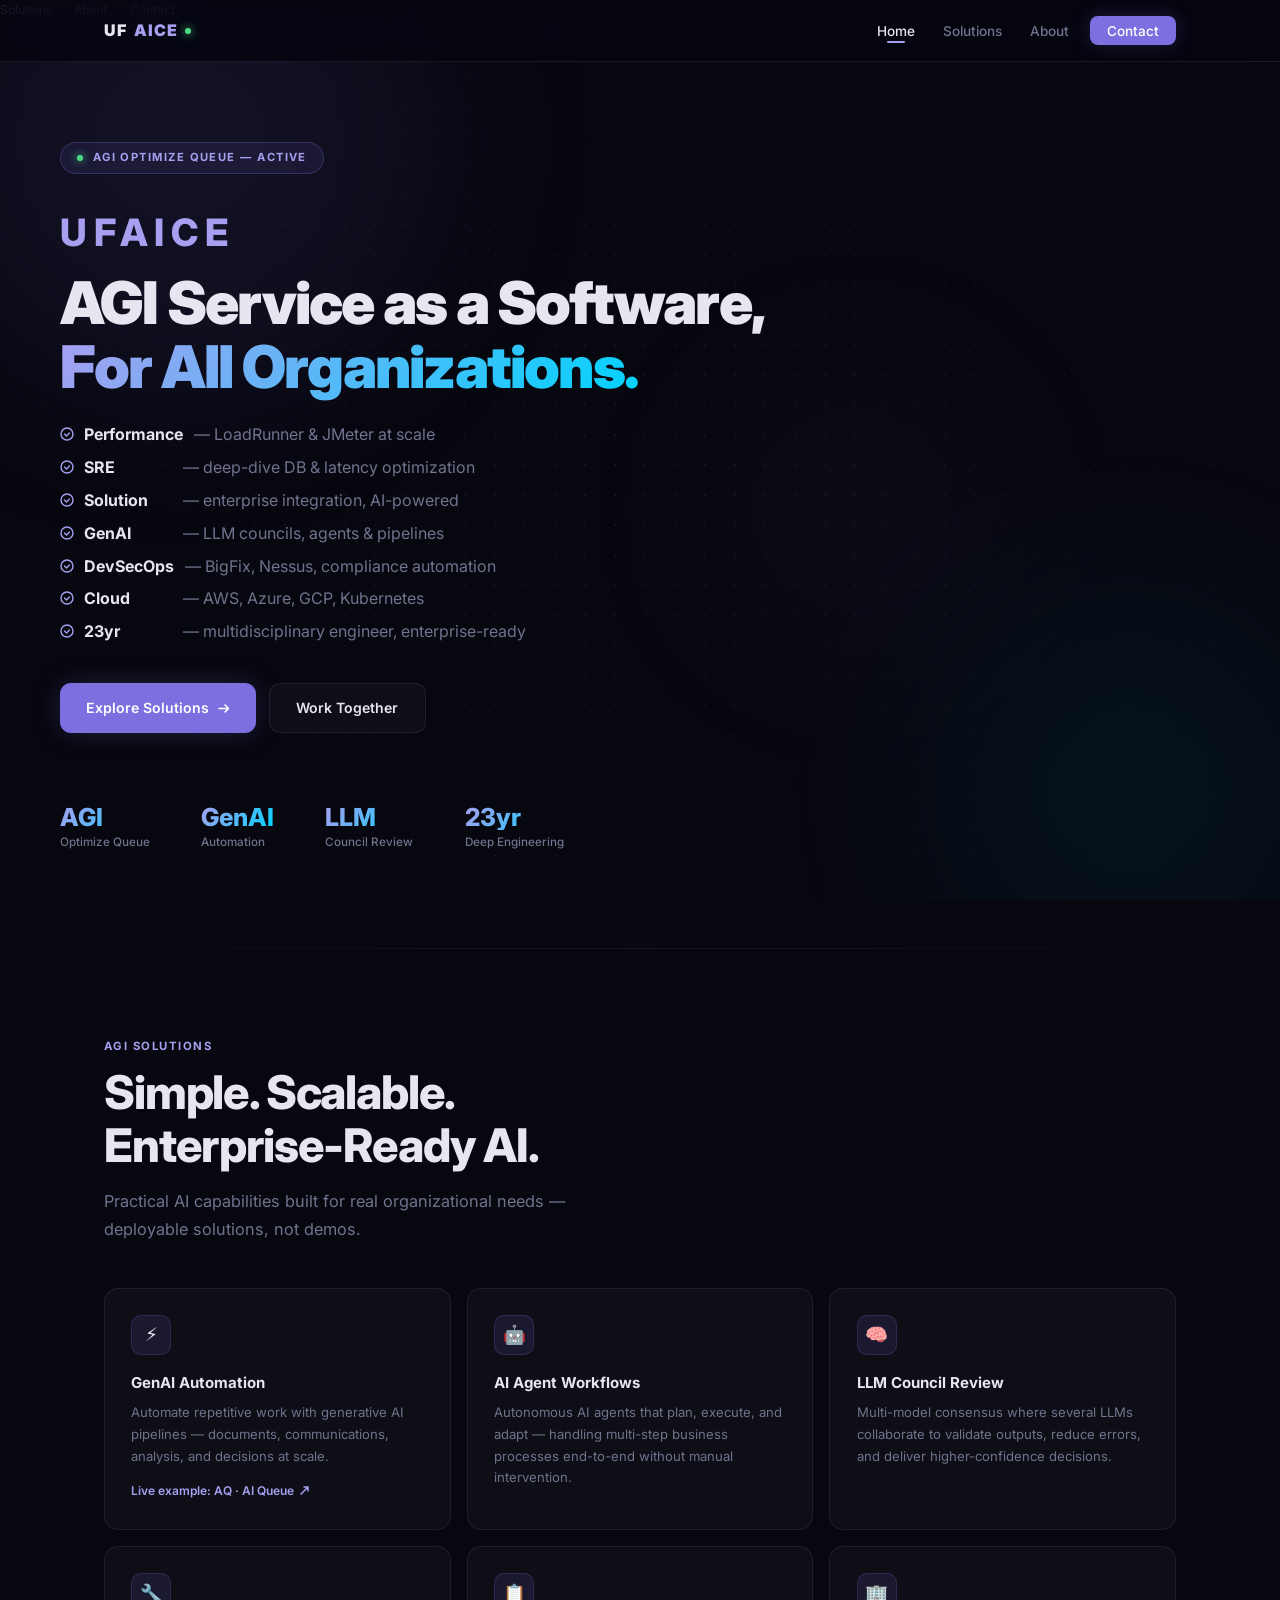
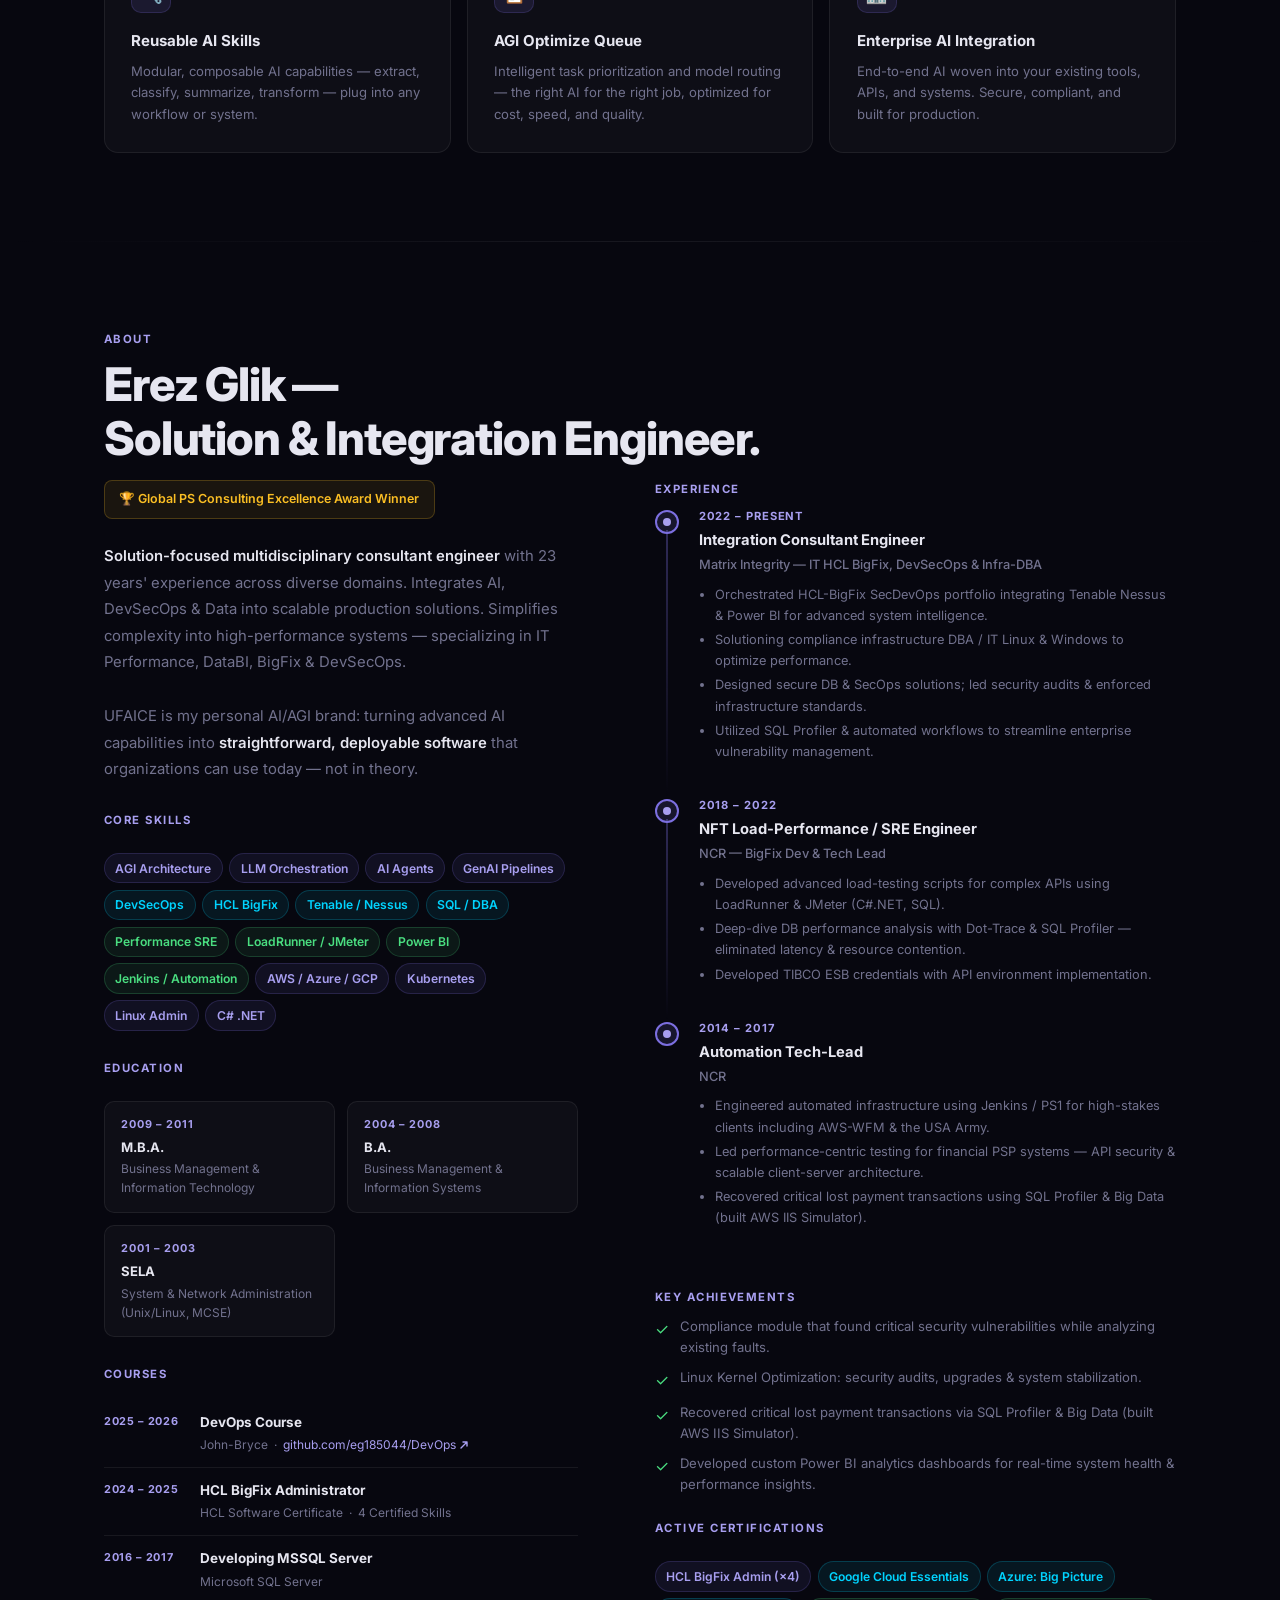
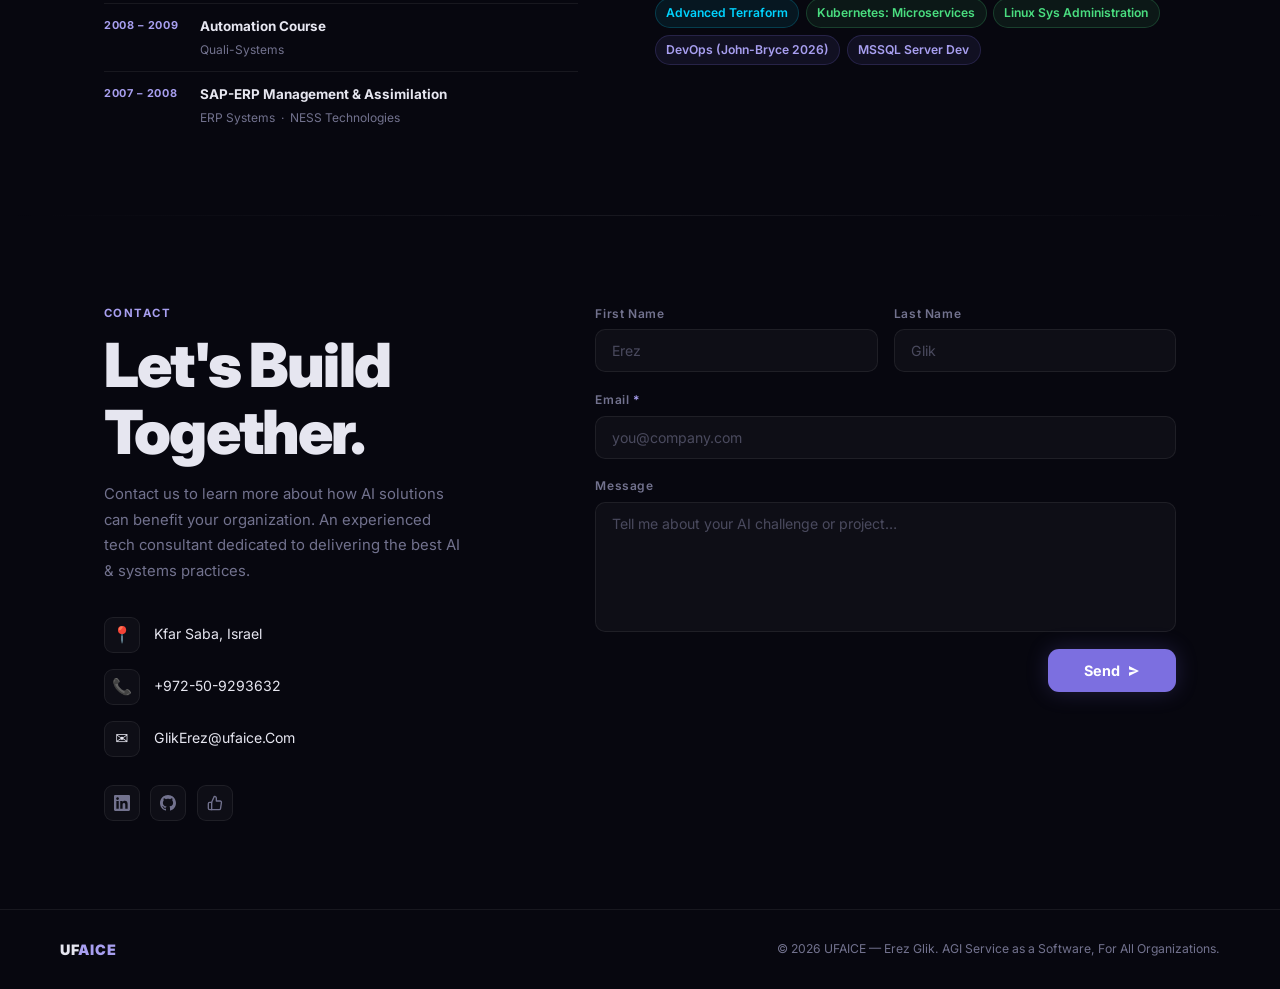
<file: index.html>
<!DOCTYPE html>
<html lang="en">
<head>
  <meta charset="UTF-8" />
  <meta name="viewport" content="width=device-width, initial-scale=1.0" />
  <meta name="description" content="UFAICE — AGI Service as a Software, For All Organizations. Erez Glik: 23-year multidisciplinary consultant engineer specializing in AI, DevSecOps, Performance & BigFix." />
  <meta name="keywords" content="UFAICE, AGI, GenAI, LLM Council, AI Agents, DevSecOps, BigFix, Performance Engineering, Erez Glik, AI solutions" />
  <meta name="author" content="Erez Glik — UFAICE" />
  <meta name="theme-color" content="#07070f" />
  <meta name="robots" content="index, follow" />

  <!-- Open Graph -->
  <meta property="og:title" content="UFAICE — AGI Service as a Software, For All Organizations" />
  <meta property="og:description" content="Erez Glik: Service-focused AI/AGI consultant. GenAI, LLM Council, AI Agents, DevSecOps & enterprise integration." />
  <meta property="og:type" content="website" />

  <!-- PWA -->
  <link rel="manifest" href="manifest.json" />
  <link rel="apple-touch-icon" href="icons/icon-192.svg" />
  <meta name="apple-mobile-web-app-capable" content="yes" />
  <meta name="apple-mobile-web-app-status-bar-style" content="black-translucent" />
  <meta name="apple-mobile-web-app-title" content="UFAICE" />

  <!-- AdSense -->
  <meta name="google-adsense-account" content="ca-pub-4352050475886170" />
  <script async src="https://pagead2.googlesyndication.com/pagead/js/adsbygoogle.js?client=ca-pub-4352050475886170" crossorigin="anonymous"></script>

  <title>UFAICE — AGI Service as a Software | Erez Glik</title>

  <link rel="preconnect" href="https://fonts.googleapis.com" />
  <link rel="preconnect" href="https://fonts.gstatic.com" crossorigin />
  <link href="https://fonts.googleapis.com/css2?family=Inter:wght@300;400;500;600;700;800;900&display=swap" rel="stylesheet" />

  <style>
    /* ─── Reset ─────────────────────────────────── */
    *, *::before, *::after { box-sizing: border-box; margin: 0; padding: 0; }

    :root {
      --bg:           #07070f;
      --surface:      rgba(255,255,255,0.032);
      --surface-hi:   rgba(255,255,255,0.058);
      --border:       rgba(255,255,255,0.07);
      --border-hi:    rgba(124,111,224,0.38);
      --accent:       #7c6fe0;
      --accent-hi:    #a89ff0;
      --glow:         rgba(124,111,224,0.22);
      --cyan:         #00d4ff;
      --green:        #4ade80;
      --amber:        #fbbf24;
      --red:          #f87171;
      --text:         #e6e6f0;
      --muted:        #72728e;
      --nav-h:        62px;
      --r:            14px;
      --ease:         0.28s cubic-bezier(.4,0,.2,1);
      --max:          1160px;
    }

    html { scroll-behavior: smooth; }

    body {
      font-family: 'Inter', system-ui, -apple-system, sans-serif;
      background: var(--bg);
      color: var(--text);
      line-height: 1.6;
      overflow-x: hidden;
      -webkit-font-smoothing: antialiased;
    }

    /* ─── Ambient layer ─────────────────────────── */
    #ambient {
      position: fixed; inset: 0; z-index: 0; pointer-events: none;
      overflow: hidden;
    }
    .orb {
      position: absolute;
      border-radius: 50%;
      filter: blur(90px);
      opacity: 0.55;
      animation: drift 18s ease-in-out infinite alternate;
    }
    .orb-1 { width:520px;height:520px;background:rgba(124,111,224,0.18);top:-120px;left:-80px;animation-delay:0s; }
    .orb-2 { width:420px;height:420px;background:rgba(0,212,255,0.1);bottom:-100px;right:-60px;animation-delay:-6s; }
    .orb-3 { width:300px;height:300px;background:rgba(168,159,240,0.08);top:40%;left:55%;animation-delay:-11s; }

    @keyframes drift {
      from { transform: translate(0,0) scale(1); }
      to   { transform: translate(30px,20px) scale(1.05); }
    }

    /* dot grid */
    #ambient::after {
      content:''; position:absolute; inset:0;
      background-image: radial-gradient(rgba(255,255,255,0.055) 1px, transparent 1px);
      background-size: 30px 30px;
      mask-image: radial-gradient(ellipse 80% 80% at 50% 50%, black 0%, transparent 100%);
      -webkit-mask-image: radial-gradient(ellipse 80% 80% at 50% 50%, black 0%, transparent 100%);
    }

    /* ─── Utility ─────────────────────────────── */
    .wrap { max-width:var(--max); margin:0 auto; padding:0 clamp(1.25rem,5vw,2.75rem); }
    .divider { position:relative;z-index:1;height:1px;background:linear-gradient(90deg,transparent,var(--border),transparent); }

    .tag {
      font-size:.71rem;font-weight:700;letter-spacing:.13em;
      color:var(--accent-hi);text-transform:uppercase;margin-bottom:.65rem;
    }
    h2 {
      font-size:clamp(1.75rem,3.8vw,2.9rem);font-weight:800;
      letter-spacing:-.025em;line-height:1.15;margin-bottom:.9rem;
    }
    .lead {
      color:var(--muted);font-size:1.02rem;max-width:540px;
      line-height:1.75;margin-bottom:2.75rem;
    }

    /* ─── Nav ───────────────────────────────────── */
    nav {
      position:fixed;top:0;left:0;right:0;height:var(--nav-h);z-index:200;
      background:rgba(7,7,15,0.7);backdrop-filter:blur(22px) saturate(170%);
      -webkit-backdrop-filter:blur(22px) saturate(170%);
      border-bottom:1px solid var(--border);transition:background var(--ease);
    }
    nav.scrolled { background:rgba(7,7,15,0.92); }

    .nav-inner {
      max-width:var(--max);margin:0 auto;
      padding:0 clamp(1.25rem,5vw,2.75rem);
      height:100%;display:flex;align-items:center;justify-content:space-between;
    }

    .nav-logo {
      font-size:1rem;font-weight:900;letter-spacing:.06em;
      color:var(--text);text-decoration:none;
      display:flex;align-items:center;gap:.45rem;
    }
    .nav-logo .hi { color:var(--accent-hi); }
    .nav-logo .pulse {
      width:6px;height:6px;background:var(--green);
      border-radius:50%;box-shadow:0 0 8px var(--green);
      animation:blink 2.2s ease-in-out infinite;
    }

    .nav-links { display:flex;align-items:center;gap:.15rem;list-style:none; }
    .nav-links a {
      color:var(--muted);text-decoration:none;font-size:.85rem;font-weight:500;
      padding:.42rem .8rem;border-radius:8px;
      transition:color var(--ease),background var(--ease);position:relative;
    }
    .nav-links a:hover { color:var(--text);background:rgba(255,255,255,0.05); }
    .nav-links a.active { color:var(--text); }
    .nav-links a.active::after {
      content:'';position:absolute;bottom:2px;left:50%;transform:translateX(-50%);
      width:18px;height:2px;background:var(--accent-hi);border-radius:2px;
    }
    .nav-cta {
      background:var(--accent)!important;color:#fff!important;
      padding:.42rem 1.05rem!important;margin-left:.4rem;
      box-shadow:0 0 18px var(--glow);
    }
    .nav-cta:hover { background:var(--accent-hi)!important; }
    .nav-cta::after { display:none!important; }

    /* Hamburger */
    .burger {
      display:none;flex-direction:column;gap:5px;cursor:pointer;
      padding:6px;background:none;border:none;border-radius:8px;
    }
    .burger span { display:block;width:22px;height:2px;background:var(--text);border-radius:2px;transition:var(--ease); }
    .burger.open span:nth-child(1){ transform:translateY(7px) rotate(45deg); }
    .burger.open span:nth-child(2){ opacity:0; }
    .burger.open span:nth-child(3){ transform:translateY(-7px) rotate(-45deg); }

    /* ─── Hero ──────────────────────────────────── */
    #home {
      position:relative;z-index:1;min-height:100svh;
      display:flex;align-items:center;
      padding:calc(var(--nav-h) + 5rem) clamp(1.25rem,5vw,2.75rem) 6rem;
    }
    .hero-inner { max-width:var(--max);margin:0 auto;width:100%; }

    .hero-badge {
      display:inline-flex;align-items:center;gap:.6rem;
      background:rgba(124,111,224,0.1);border:1px solid rgba(124,111,224,0.28);
      border-radius:100px;padding:.38rem 1rem;
      font-size:.7rem;font-weight:700;letter-spacing:.13em;
      color:var(--accent-hi);text-transform:uppercase;margin-bottom:1.75rem;
    }
    .hero-badge .dot {
      width:6px;height:6px;background:var(--green);border-radius:50%;
      box-shadow:0 0 8px var(--green);animation:blink 2s ease-in-out infinite;
    }

    /* Brand name above h1 */
    .brand-line {
      font-size:clamp(1.75rem,3.85vw,2.36rem);font-weight:800;letter-spacing:.18em;
      color:var(--accent-hi);text-transform:uppercase;margin-bottom:.5rem;
      opacity:.85;
      animation: fadeUp .6s ease both;
    }

    h1.hero-h1 {
      font-size:clamp(2rem,4.6vw,3.8rem);
      font-weight:900;line-height:1.1;letter-spacing:-.03em;
      margin-bottom:1.4rem;
      animation:fadeUp .7s ease both .07s;
    }
    .g { background:linear-gradient(130deg,var(--accent-hi) 0%,var(--cyan) 100%);
         -webkit-background-clip:text;-webkit-text-fill-color:transparent;background-clip:text; }

    .hero-sub {
      font-size:clamp(.95rem,1.9vw,1.1rem);color:var(--muted);
      max-width:580px;line-height:1.78;margin-bottom:2.5rem;
      animation:fadeUp .7s ease both .15s;
    }
    .hero-sub strong { color:var(--text);font-weight:600; }

    .hero-bullets {
      list-style:none;display:flex;flex-direction:column;gap:.55rem;
      max-width:520px;margin-bottom:2.5rem;
      animation:fadeUp .7s ease both .15s;
    }
    .hero-bullets li {
      display:flex;align-items:center;gap:.65rem;
      font-size:clamp(.88rem,1.75vw,1rem);color:var(--muted);line-height:1.5;
    }
    .hero-bullets li svg { color:var(--accent-hi);flex-shrink:0; }
    .hero-bullets li strong { color:var(--text);font-weight:700;min-width:5.5rem; }

    .hero-actions {
      display:flex;gap:.8rem;flex-wrap:wrap;margin-bottom:4.5rem;
      animation:fadeUp .7s ease both .22s;
    }

    .btn {
      display:inline-flex;align-items:center;gap:.45rem;
      padding:.8rem 1.65rem;border-radius:11px;
      font-size:.88rem;font-weight:600;text-decoration:none;
      transition:all var(--ease);cursor:pointer;border:none;font-family:inherit;
    }
    .btn-p { background:var(--accent);color:#fff;box-shadow:0 0 26px var(--glow); }
    .btn-p:hover { background:var(--accent-hi);transform:translateY(-2px);box-shadow:0 0 38px var(--glow); }
    .btn-g { background:var(--surface);color:var(--text);border:1px solid var(--border); }
    .btn-g:hover { background:var(--surface-hi);border-color:rgba(255,255,255,0.12);transform:translateY(-2px); }

    /* Stat pills */
    .hero-stats {
      display:flex;gap:clamp(1.5rem,4vw,3.5rem);flex-wrap:wrap;
      animation:fadeUp .7s ease both .3s;
    }
    .stat-num {
      font-size:1.55rem;font-weight:800;line-height:1;
      background:linear-gradient(130deg,var(--accent-hi),var(--cyan));
      -webkit-background-clip:text;-webkit-text-fill-color:transparent;background-clip:text;
    }
    .stat-lbl { font-size:.73rem;color:var(--muted);font-weight:500;margin-top:.2rem; }

    /* ─── Sections shared ──────────────────── */
    .sec { position:relative;z-index:1;padding:5.5rem clamp(1.25rem,5vw,2.75rem); }

    /* ─── Solution Cards ─────────────────── */
    .cards {
      display:grid;grid-template-columns:repeat(auto-fit,minmax(265px,1fr));gap:1rem;
    }
    .card {
      position:relative;background:var(--surface);border:1px solid var(--border);
      border-radius:var(--r);padding:1.65rem;overflow:hidden;
      transition:border-color var(--ease),background var(--ease),transform var(--ease),box-shadow var(--ease);
    }
    .card::before {
      content:'';position:absolute;inset:0;
      background:linear-gradient(135deg,rgba(124,111,224,0.07) 0%,transparent 60%);
      opacity:0;transition:opacity var(--ease);
    }
    .card:hover {
      border-color:var(--border-hi);background:var(--surface-hi);
      transform:translateY(-4px);box-shadow:0 14px 38px rgba(0,0,0,0.35);
    }
    .card:hover::before { opacity:1; }
    /* accent top bar */
    .card::after {
      content:'';position:absolute;top:0;left:0;right:0;height:2px;
      background:linear-gradient(90deg,var(--accent),var(--cyan));
      opacity:0;transition:opacity var(--ease);border-radius:var(--r) var(--r) 0 0;
    }
    .card:hover::after { opacity:1; }

    .card-icon {
      width:40px;height:40px;display:flex;align-items:center;justify-content:center;
      background:rgba(124,111,224,0.12);border:1px solid rgba(124,111,224,0.2);
      border-radius:10px;font-size:1.15rem;margin-bottom:1rem;position:relative;z-index:1;
    }
    .c-title { font-size:.94rem;font-weight:700;margin-bottom:.45rem;position:relative;z-index:1; }
    .c-body  { font-size:.82rem;color:var(--muted);line-height:1.65;position:relative;z-index:1; }

    /* ─── About / CV ──────────────────────── */
    .about-grid {
      display:grid;grid-template-columns:1fr 1.1fr;gap:clamp(2.5rem,6vw,5rem);align-items:start;
    }

    .about-bio { font-size:.93rem;color:var(--muted);line-height:1.78;margin-bottom:1.75rem; }
    .about-bio strong { color:var(--text);font-weight:600; }

    /* Award badge */
    .award {
      display:inline-flex;align-items:center;gap:.55rem;
      background:rgba(251,191,36,0.08);border:1px solid rgba(251,191,36,0.22);
      border-radius:8px;padding:.55rem .9rem;font-size:.78rem;font-weight:600;
      color:var(--amber);margin-bottom:1.5rem;
    }

    /* Skills pills */
    .pills { display:flex;flex-wrap:wrap;gap:.4rem;margin-top:1.5rem; }
    .pill {
      background:rgba(124,111,224,0.09);border:1px solid rgba(124,111,224,0.2);
      color:var(--accent-hi);padding:.28rem .65rem;border-radius:100px;
      font-size:.76rem;font-weight:600;
    }
    .pill-cyan { background:rgba(0,212,255,0.08);border-color:rgba(0,212,255,0.2);color:var(--cyan); }
    .pill-green { background:rgba(74,222,128,0.08);border-color:rgba(74,222,128,0.2);color:var(--green); }

    /* Timeline */
    .timeline { display:flex;flex-direction:column;gap:0; }
    .tl-item {
      display:flex;gap:1.25rem;padding-bottom:2rem;position:relative;
    }
    .tl-item:not(:last-child)::before {
      content:'';position:absolute;left:11px;top:22px;bottom:0;
      width:2px;background:linear-gradient(to bottom,var(--accent),transparent);
      opacity:.35;
    }
    .tl-dot {
      width:24px;height:24px;min-width:24px;border-radius:50%;
      background:rgba(124,111,224,0.15);border:2px solid var(--accent);
      display:flex;align-items:center;justify-content:center;margin-top:2px;
    }
    .tl-dot::after {
      content:'';width:8px;height:8px;border-radius:50%;
      background:var(--accent-hi);
    }
    .tl-body {}
    .tl-period { font-size:.7rem;font-weight:700;color:var(--accent-hi);letter-spacing:.08em;text-transform:uppercase;margin-bottom:.2rem; }
    .tl-role { font-size:.92rem;font-weight:700;color:var(--text);margin-bottom:.15rem; }
    .tl-co { font-size:.8rem;color:var(--muted);font-weight:500;margin-bottom:.5rem; }
    .tl-desc { font-size:.8rem;color:var(--muted);line-height:1.65; }
    .tl-desc li { margin-left:1rem;margin-bottom:.2rem; }

    /* Education row */
    .edu-grid { display:grid;grid-template-columns:repeat(auto-fit,minmax(210px,1fr));gap:.75rem;margin-top:1.5rem; }
    .edu-card {
      background:var(--surface);border:1px solid var(--border);
      border-radius:10px;padding:.9rem 1rem;
    }
    .edu-year { font-size:.68rem;color:var(--accent-hi);font-weight:700;letter-spacing:.08em;margin-bottom:.2rem; }
    .edu-deg  { font-size:.82rem;font-weight:700; }
    .edu-inst { font-size:.75rem;color:var(--muted);margin-top:.1rem; }

    /* Course list */
    .course-list { display:flex;flex-direction:column;margin-top:1rem; }
    .course-item {
      display:flex;gap:1rem;padding:.75rem 0;
      border-bottom:1px solid var(--border);
    }
    .course-yr {
      min-width:80px;font-size:.68rem;font-weight:700;letter-spacing:.06em;
      color:var(--accent-hi);text-transform:uppercase;padding-top:.1rem;flex-shrink:0;
    }
    .course-title { font-size:.84rem;font-weight:700;color:var(--text);margin-bottom:.15rem; }
    .course-inst  { font-size:.75rem;color:var(--muted); }
    .course-link  {
      color:var(--accent-hi);text-decoration:none;
      display:inline-flex;align-items:center;gap:.2rem;
      transition:color var(--ease);
    }
    .course-link:hover { color:var(--cyan); }

    /* ─── Contact ────────────────────────── */
    .contact-outer {
      display:grid;grid-template-columns:1fr 1.4fr;gap:clamp(2.5rem,6vw,5rem);
      align-items:start;
    }

    /* Left info */
    .c-info-title { font-size:clamp(2.2rem,5vw,3.8rem);font-weight:900;letter-spacing:-.03em;line-height:1.1;margin-bottom:1rem; }
    .c-info-sub { color:var(--muted);font-size:.93rem;line-height:1.72;margin-bottom:2rem;max-width:360px; }

    .c-rows { display:flex;flex-direction:column;gap:1rem;margin-bottom:1.75rem; }
    .c-row {
      display:flex;align-items:center;gap:.9rem;
      font-size:.88rem;color:var(--text);
    }
    .c-icon {
      width:36px;height:36px;min-width:36px;display:flex;align-items:center;justify-content:center;
      background:var(--surface);border:1px solid var(--border);border-radius:9px;
      font-size:1rem;
    }
    .c-row a { color:var(--text);text-decoration:none;transition:color var(--ease); }
    .c-row a:hover { color:var(--accent-hi); }

    .c-socials { display:flex;gap:.65rem;margin-top:.5rem; }
    .c-social {
      width:36px;height:36px;display:flex;align-items:center;justify-content:center;
      background:var(--surface);border:1px solid var(--border);border-radius:9px;
      color:var(--muted);text-decoration:none;font-size:.9rem;
      transition:all var(--ease);
    }
    .c-social:hover { background:var(--accent);color:#fff;border-color:var(--accent);transform:translateY(-2px); }

    /* Right form */
    .c-form { display:flex;flex-direction:column;gap:1.1rem; }
    .form-row { display:grid;grid-template-columns:1fr 1fr;gap:1rem; }

    .f-group { display:flex;flex-direction:column;gap:.4rem; }
    .f-label { font-size:.75rem;font-weight:600;color:var(--muted);letter-spacing:.05em; }
    .f-label .req { color:var(--accent-hi); }

    .f-input, .f-textarea {
      width:100%;background:var(--surface);border:1px solid var(--border);
      border-radius:10px;color:var(--text);font-family:inherit;
      font-size:.88rem;padding:.75rem 1rem;
      transition:border-color var(--ease),background var(--ease),box-shadow var(--ease);
      outline:none;resize:none;
    }
    .f-input::placeholder,.f-textarea::placeholder { color:var(--muted);opacity:.6; }
    .f-input:focus,.f-textarea:focus {
      border-color:var(--accent);background:rgba(124,111,224,0.06);
      box-shadow:0 0 0 3px rgba(124,111,224,0.14);
    }
    .f-textarea { height:130px; }

    .send-btn {
      align-self:flex-end;background:var(--accent);color:#fff;
      border:none;padding:.8rem 2.2rem;border-radius:11px;
      font-size:.9rem;font-weight:700;cursor:pointer;font-family:inherit;
      box-shadow:0 0 22px var(--glow);transition:all var(--ease);
      display:flex;align-items:center;gap:.45rem;
    }
    .send-btn:hover { background:var(--accent-hi);transform:translateY(-2px);box-shadow:0 0 34px var(--glow); }
    .send-btn:disabled { opacity:.55;cursor:not-allowed;transform:none; }

    .form-msg {
      font-size:.82rem;padding:.65rem 1rem;border-radius:8px;display:none;
    }
    .form-msg.ok  { background:rgba(74,222,128,.1);border:1px solid rgba(74,222,128,.25);color:var(--green);display:block; }
    .form-msg.err { background:rgba(248,113,113,.1);border:1px solid rgba(248,113,113,.25);color:var(--red);display:block; }

    /* ─── Footer ──────────────────────────── */
    footer {
      position:relative;z-index:1;border-top:1px solid var(--border);
      padding:1.75rem clamp(1.25rem,5vw,2.75rem);
    }
    .footer-inner {
      max-width:var(--max);margin:0 auto;
      display:flex;align-items:center;justify-content:space-between;
      flex-wrap:wrap;gap:1rem;
    }
    .f-logo { font-size:.9rem;font-weight:900;color:var(--text);text-decoration:none;letter-spacing:.05em; }
    .f-logo span { color:var(--accent-hi); }
    .f-copy { font-size:.76rem;color:var(--muted); }
    .f-nav  { display:flex;gap:1.4rem; }
    .f-nav a { font-size:.76rem;color:var(--muted);text-decoration:none;transition:color var(--ease); }
    .f-nav a:hover { color:var(--text); }

    /* ─── Animations ──────────────────────── */
    @keyframes fadeUp { from{opacity:0;transform:translateY(18px)} to{opacity:1;transform:translateY(0)} }
    @keyframes blink  { 0%,100%{opacity:1} 50%{opacity:.15} }

    .reveal {
      opacity:0;transform:translateY(22px);
      transition:opacity .55s ease,transform .55s ease;
    }
    .reveal.in { opacity:1;transform:translateY(0); }
    .d1{transition-delay:.06s}.d2{transition-delay:.12s}.d3{transition-delay:.18s}
    .d4{transition-delay:.24s}.d5{transition-delay:.30s}.d6{transition-delay:.36s}

    /* ─── Responsive ──────────────────────── */
    @media(max-width:860px) {
      .about-grid    { grid-template-columns:1fr; }
      .contact-outer { grid-template-columns:1fr; }
      .c-info-title  { font-size:clamp(1.9rem,6vw,2.8rem); }
    }
    @media(max-width:640px) {
      .nav-links { display:none; }
      .nav-links.open {
        display:flex;flex-direction:column;align-items:flex-start;
        position:fixed;top:var(--nav-h);left:0;right:0;
        background:rgba(7,7,15,0.97);backdrop-filter:blur(20px);
        border-bottom:1px solid var(--border);
        padding:1.25rem clamp(1.25rem,5vw,2.75rem);gap:.35rem;
      }
      .nav-links.open .nav-cta { margin-left:0; }
      .burger { display:flex; }
      .form-row { grid-template-columns:1fr; }
    }
    @media(max-width:420px) {
      .cards { grid-template-columns:1fr; }
      .hero-stats { gap:1.5rem; }
    }

    /* ─── Card live link ─────────────────── */
    .card-live-link {
      display:inline-flex;align-items:center;gap:.3rem;
      margin-top:.85rem;font-size:.75rem;font-weight:600;
      color:var(--accent-hi);text-decoration:none;position:relative;z-index:1;
      transition:color var(--ease),gap var(--ease);
    }
    .card-live-link:hover { color:var(--cyan);gap:.5rem; }

    /* ─── Accessibility ───────────────────── */
    :focus-visible { outline:2px solid var(--accent-hi);outline-offset:3px;border-radius:4px; }
    @media(prefers-reduced-motion:reduce) {
      *,*::before,*::after { animation-duration:.01ms!important;transition-duration:.01ms!important; }
    }
  </style>
</head>
<body>

<!-- Ambient background -->
<div id="ambient" aria-hidden="true">
  <div class="orb orb-1"></div>
  <div class="orb orb-2"></div>
  <div class="orb orb-3"></div>
</div>

<!-- ─── Navigation ───────────────────────────────────── -->
<nav id="nav" role="navigation" aria-label="Main navigation">
  <div class="nav-inner">
    <a href="#home" class="nav-logo" aria-label="UFAICE home">
      UF<span class="hi">AICE</span>
      <div class="pulse" aria-hidden="true"></div>
    </a>

    <ul class="nav-links" id="navLinks" role="list">
      <li><a href="#home"      class="nav-link active" data-section="home">Home</a></li>
      <li><a href="#solutions" class="nav-link"        data-section="solutions">Solutions</a></li>
      <li><a href="#about"     class="nav-link"        data-section="about">About</a></li>
      <li><a href="#contact"   class="nav-link nav-cta" data-section="contact">Contact</a></li>
    </ul>

    <button class="burger" id="burger" aria-label="Toggle menu" aria-expanded="false" aria-controls="navLinks">
      <span></span><span></span><span></span>
    </button>
  </div>
</nav>

<!-- ─── Home / Hero ──────────────────────────────────── -->
<section id="home" aria-label="Hero">
  <div class="hero-inner">
    <div class="hero-badge">
      <div class="dot" aria-hidden="true"></div>
      AGI Optimize Queue — Active
    </div>

    <p class="brand-line">UFAICE</p>

    <h1 class="hero-h1">
      AGI Service as a Software,<br/>
      <span class="g">For All Organizations.</span>
    </h1>

    <ul class="hero-bullets" aria-label="Core capabilities">
      <li>
        <svg width="14" height="14" viewBox="0 0 14 14" fill="none" aria-hidden="true"><circle cx="7" cy="7" r="6" stroke="currentColor" stroke-width="1.4"/><path d="M4.5 7l2 2 3-3" stroke="currentColor" stroke-width="1.4" stroke-linecap="round" stroke-linejoin="round"/></svg>
        <strong>Performance</strong> — LoadRunner &amp; JMeter at scale
      </li>
      <li>
        <svg width="14" height="14" viewBox="0 0 14 14" fill="none" aria-hidden="true"><circle cx="7" cy="7" r="6" stroke="currentColor" stroke-width="1.4"/><path d="M4.5 7l2 2 3-3" stroke="currentColor" stroke-width="1.4" stroke-linecap="round" stroke-linejoin="round"/></svg>
        <strong>SRE</strong> — deep-dive DB &amp; latency optimization
      </li>
      <li>
        <svg width="14" height="14" viewBox="0 0 14 14" fill="none" aria-hidden="true"><circle cx="7" cy="7" r="6" stroke="currentColor" stroke-width="1.4"/><path d="M4.5 7l2 2 3-3" stroke="currentColor" stroke-width="1.4" stroke-linecap="round" stroke-linejoin="round"/></svg>
        <strong>Solution</strong> — enterprise integration, AI-powered
      </li>
      <li>
        <svg width="14" height="14" viewBox="0 0 14 14" fill="none" aria-hidden="true"><circle cx="7" cy="7" r="6" stroke="currentColor" stroke-width="1.4"/><path d="M4.5 7l2 2 3-3" stroke="currentColor" stroke-width="1.4" stroke-linecap="round" stroke-linejoin="round"/></svg>
        <strong>GenAI</strong> — LLM councils, agents &amp; pipelines
      </li>
      <li>
        <svg width="14" height="14" viewBox="0 0 14 14" fill="none" aria-hidden="true"><circle cx="7" cy="7" r="6" stroke="currentColor" stroke-width="1.4"/><path d="M4.5 7l2 2 3-3" stroke="currentColor" stroke-width="1.4" stroke-linecap="round" stroke-linejoin="round"/></svg>
        <strong>DevSecOps</strong> — BigFix, Nessus, compliance automation
      </li>
      <li>
        <svg width="14" height="14" viewBox="0 0 14 14" fill="none" aria-hidden="true"><circle cx="7" cy="7" r="6" stroke="currentColor" stroke-width="1.4"/><path d="M4.5 7l2 2 3-3" stroke="currentColor" stroke-width="1.4" stroke-linecap="round" stroke-linejoin="round"/></svg>
        <strong>Cloud</strong> — AWS, Azure, GCP, Kubernetes
      </li>
      <li>
        <svg width="14" height="14" viewBox="0 0 14 14" fill="none" aria-hidden="true"><circle cx="7" cy="7" r="6" stroke="currentColor" stroke-width="1.4"/><path d="M4.5 7l2 2 3-3" stroke="currentColor" stroke-width="1.4" stroke-linecap="round" stroke-linejoin="round"/></svg>
        <strong>23yr</strong> — multidisciplinary engineer, enterprise-ready
      </li>
    </ul>

    <div class="hero-actions">
      <a href="#solutions" class="btn btn-p">
        Explore Solutions
        <svg width="13" height="13" viewBox="0 0 13 13" fill="none" aria-hidden="true"><path d="M2 6.5h9M8 3l3.5 3.5L8 10" stroke="currentColor" stroke-width="1.6" stroke-linecap="round" stroke-linejoin="round"/></svg>
      </a>
      <a href="#contact" class="btn btn-g">Work Together</a>
    </div>

    <div class="hero-stats" aria-label="Key capabilities">
      <div class="stat"><div class="stat-num">AGI</div><div class="stat-lbl">Optimize Queue</div></div>
      <div class="stat"><div class="stat-num">GenAI</div><div class="stat-lbl">Automation</div></div>
      <div class="stat"><div class="stat-num">LLM</div><div class="stat-lbl">Council Review</div></div>
      <div class="stat"><div class="stat-num">23yr</div><div class="stat-lbl">Deep Engineering</div></div>
    </div>
  </div>
</section>

<div class="divider" role="separator" aria-hidden="true"></div>

<!-- ─── AGI Solutions ─────────────────────────────────── -->
<section id="solutions" class="sec" aria-labelledby="sol-h">
  <div class="wrap">
    <p class="tag reveal">AGI Solutions</p>
    <h2 id="sol-h" class="reveal">Simple. Scalable.<br/>Enterprise-Ready AI.</h2>
    <p class="lead reveal">Practical AI capabilities built for real organizational needs — deployable solutions, not demos.</p>

    <div class="cards" role="list">
      <article class="card reveal d1" role="listitem">
        <div class="card-icon" aria-hidden="true">⚡</div>
        <h3 class="c-title">GenAI Automation</h3>
        <p class="c-body">Automate repetitive work with generative AI pipelines — documents, communications, analysis, and decisions at scale.</p>
        <a href="https://aq-ufaceit.lovable.app" target="_blank" rel="noopener noreferrer" class="card-live-link" aria-label="Live example: AQ — AI Queue">
          Live example: AQ · AI Queue
          <svg width="11" height="11" viewBox="0 0 11 11" fill="none" aria-hidden="true"><path d="M2 9L9 2M9 2H5M9 2v4" stroke="currentColor" stroke-width="1.5" stroke-linecap="round" stroke-linejoin="round"/></svg>
        </a>
      </article>
      <article class="card reveal d2" role="listitem">
        <div class="card-icon" aria-hidden="true">🤖</div>
        <h3 class="c-title">AI Agent Workflows</h3>
        <p class="c-body">Autonomous AI agents that plan, execute, and adapt — handling multi-step business processes end-to-end without manual intervention.</p>
      </article>
      <article class="card reveal d3" role="listitem">
        <div class="card-icon" aria-hidden="true">🧠</div>
        <h3 class="c-title">LLM Council Review</h3>
        <p class="c-body">Multi-model consensus where several LLMs collaborate to validate outputs, reduce errors, and deliver higher-confidence decisions.</p>
      </article>
      <article class="card reveal d4" role="listitem">
        <div class="card-icon" aria-hidden="true">🔧</div>
        <h3 class="c-title">Reusable AI Skills</h3>
        <p class="c-body">Modular, composable AI capabilities — extract, classify, summarize, transform — plug into any workflow or system.</p>
      </article>
      <article class="card reveal d5" role="listitem">
        <div class="card-icon" aria-hidden="true">📋</div>
        <h3 class="c-title">AGI Optimize Queue</h3>
        <p class="c-body">Intelligent task prioritization and model routing — the right AI for the right job, optimized for cost, speed, and quality.</p>
      </article>
      <article class="card reveal d6" role="listitem">
        <div class="card-icon" aria-hidden="true">🏢</div>
        <h3 class="c-title">Enterprise AI Integration</h3>
        <p class="c-body">End-to-end AI woven into your existing tools, APIs, and systems. Secure, compliant, and built for production.</p>
      </article>
    </div>
  </div>
</section>

<div class="divider" role="separator" aria-hidden="true"></div>

<!-- ─── About / CV ─────────────────────────────────────── -->
<section id="about" class="sec" aria-labelledby="about-h">
  <div class="wrap">
    <p class="tag reveal">About</p>
    <h2 id="about-h" class="reveal">Erez Glik —<br/>Solution &amp; Integration Engineer.</h2>

    <div class="about-grid">
      <!-- Left col -->
      <div>
        <div class="award reveal">
          🏆 Global PS Consulting Excellence Award Winner
        </div>

        <p class="about-bio reveal">
          <strong>Solution-focused multidisciplinary consultant engineer</strong> with 23 years' experience across diverse domains.
          Integrates AI, DevSecOps &amp; Data into scalable production solutions.
          Simplifies complexity into high-performance systems — specializing in IT Performance, DataBI, BigFix &amp; DevSecOps.
        </p>
        <p class="about-bio reveal">
          UFAICE is my personal AI/AGI brand: turning advanced AI capabilities into
          <strong>straightforward, deployable software</strong> that organizations can use today — not in theory.
        </p>

        <div class="reveal">
          <p class="tag" style="margin-top:1.5rem;">Core Skills</p>
          <div class="pills">
            <span class="pill">AGI Architecture</span>
            <span class="pill">LLM Orchestration</span>
            <span class="pill">AI Agents</span>
            <span class="pill">GenAI Pipelines</span>
            <span class="pill pill-cyan">DevSecOps</span>
            <span class="pill pill-cyan">HCL BigFix</span>
            <span class="pill pill-cyan">Tenable / Nessus</span>
            <span class="pill pill-cyan">SQL / DBA</span>
            <span class="pill pill-green">Performance SRE</span>
            <span class="pill pill-green">LoadRunner / JMeter</span>
            <span class="pill pill-green">Power BI</span>
            <span class="pill pill-green">Jenkins / Automation</span>
            <span class="pill">AWS / Azure / GCP</span>
            <span class="pill">Kubernetes</span>
            <span class="pill">Linux Admin</span>
            <span class="pill">C# .NET</span>
          </div>
        </div>

        <div class="reveal" style="margin-top:1.75rem;">
          <p class="tag">Education</p>
          <div class="edu-grid">
            <div class="edu-card">
              <div class="edu-year">2009 – 2011</div>
              <div class="edu-deg">M.B.A.</div>
              <div class="edu-inst">Business Management &amp; Information Technology</div>
            </div>
            <div class="edu-card">
              <div class="edu-year">2004 – 2008</div>
              <div class="edu-deg">B.A.</div>
              <div class="edu-inst">Business Management &amp; Information Systems</div>
            </div>
            <div class="edu-card">
              <div class="edu-year">2001 – 2003</div>
              <div class="edu-deg">SELA</div>
              <div class="edu-inst">System &amp; Network Administration (Unix/Linux, MCSE)</div>
            </div>
          </div>
        </div>

        <div class="reveal" style="margin-top:1.75rem;">
          <p class="tag">Courses</p>
          <div class="course-list">
            <div class="course-item">
              <div class="course-yr">2025 – 2026</div>
              <div class="course-body">
                <div class="course-title">DevOps Course</div>
                <div class="course-inst">John-Bryce &nbsp;·&nbsp;
                  <a href="https://github.com/eg185044/DevOps/" target="_blank" rel="noopener noreferrer" class="course-link">
                    github.com/eg185044/DevOps
                    <svg width="10" height="10" viewBox="0 0 10 10" fill="none" aria-hidden="true"><path d="M2 8L8 2M8 2H4M8 2v4" stroke="currentColor" stroke-width="1.4" stroke-linecap="round" stroke-linejoin="round"/></svg>
                  </a>
                </div>
              </div>
            </div>
            <div class="course-item">
              <div class="course-yr">2024 – 2025</div>
              <div class="course-body">
                <div class="course-title">HCL BigFix Administrator</div>
                <div class="course-inst">HCL Software Certificate &nbsp;·&nbsp; 4 Certified Skills</div>
              </div>
            </div>
            <div class="course-item">
              <div class="course-yr">2016 – 2017</div>
              <div class="course-body">
                <div class="course-title">Developing MSSQL Server</div>
                <div class="course-inst">Microsoft SQL Server</div>
              </div>
            </div>
            <div class="course-item">
              <div class="course-yr">2008 – 2009</div>
              <div class="course-body">
                <div class="course-title">Automation Course</div>
                <div class="course-inst">Quali-Systems</div>
              </div>
            </div>
            <div class="course-item" style="border-bottom:none;padding-bottom:0;">
              <div class="course-yr">2007 – 2008</div>
              <div class="course-body">
                <div class="course-title">SAP-ERP Management &amp; Assimilation</div>
                <div class="course-inst">ERP Systems &nbsp;·&nbsp; NESS Technologies</div>
              </div>
            </div>
          </div>
        </div>
      </div>

      <!-- Right col — Experience Timeline -->
      <div>
        <p class="tag reveal">Experience</p>
        <div class="timeline reveal">

          <div class="tl-item">
            <div class="tl-dot" aria-hidden="true"></div>
            <div class="tl-body">
              <div class="tl-period">2022 – Present</div>
              <div class="tl-role">Integration Consultant Engineer</div>
              <div class="tl-co">Matrix Integrity — IT HCL BigFix, DevSecOps &amp; Infra-DBA</div>
              <ul class="tl-desc">
                <li>Orchestrated HCL-BigFix SecDevOps portfolio integrating Tenable Nessus &amp; Power BI for advanced system intelligence.</li>
                <li>Solutioning compliance infrastructure DBA / IT Linux &amp; Windows to optimize performance.</li>
                <li>Designed secure DB &amp; SecOps solutions; led security audits &amp; enforced infrastructure standards.</li>
                <li>Utilized SQL Profiler &amp; automated workflows to streamline enterprise vulnerability management.</li>
              </ul>
            </div>
          </div>

          <div class="tl-item">
            <div class="tl-dot" aria-hidden="true"></div>
            <div class="tl-body">
              <div class="tl-period">2018 – 2022</div>
              <div class="tl-role">NFT Load-Performance / SRE Engineer</div>
              <div class="tl-co">NCR — BigFix Dev &amp; Tech Lead</div>
              <ul class="tl-desc">
                <li>Developed advanced load-testing scripts for complex APIs using LoadRunner &amp; JMeter (C#.NET, SQL).</li>
                <li>Deep-dive DB performance analysis with Dot-Trace &amp; SQL Profiler — eliminated latency &amp; resource contention.</li>
                <li>Developed TIBCO ESB credentials with API environment implementation.</li>
              </ul>
            </div>
          </div>

          <div class="tl-item">
            <div class="tl-dot" aria-hidden="true"></div>
            <div class="tl-body">
              <div class="tl-period">2014 – 2017</div>
              <div class="tl-role">Automation Tech-Lead</div>
              <div class="tl-co">NCR</div>
              <ul class="tl-desc">
                <li>Engineered automated infrastructure using Jenkins / PS1 for high-stakes clients including AWS-WFM &amp; the USA Army.</li>
                <li>Led performance-centric testing for financial PSP systems — API security &amp; scalable client-server architecture.</li>
                <li>Recovered critical lost payment transactions using SQL Profiler &amp; Big Data (built AWS IIS Simulator).</li>
              </ul>
            </div>
          </div>

        </div>

        <div class="reveal" style="margin-top:1.5rem;">
          <p class="tag">Key Achievements</p>
          <div style="display:flex;flex-direction:column;gap:.55rem;">
            <div style="display:flex;gap:.7rem;align-items:flex-start;font-size:.82rem;color:var(--muted)">
              <span style="color:var(--green);font-size:1rem;margin-top:.05rem">✓</span>
              Compliance module that found critical security vulnerabilities while analyzing existing faults.
            </div>
            <div style="display:flex;gap:.7rem;align-items:flex-start;font-size:.82rem;color:var(--muted)">
              <span style="color:var(--green);font-size:1rem;margin-top:.05rem">✓</span>
              Linux Kernel Optimization: security audits, upgrades &amp; system stabilization.
            </div>
            <div style="display:flex;gap:.7rem;align-items:flex-start;font-size:.82rem;color:var(--muted)">
              <span style="color:var(--green);font-size:1rem;margin-top:.05rem">✓</span>
              Recovered critical lost payment transactions via SQL Profiler &amp; Big Data (built AWS IIS Simulator).
            </div>
            <div style="display:flex;gap:.7rem;align-items:flex-start;font-size:.82rem;color:var(--muted)">
              <span style="color:var(--green);font-size:1rem;margin-top:.05rem">✓</span>
              Developed custom Power BI analytics dashboards for real-time system health &amp; performance insights.
            </div>
          </div>
        </div>

        <div class="reveal" style="margin-top:1.5rem;">
          <p class="tag">Active Certifications</p>
          <div class="pills">
            <span class="pill">HCL BigFix Admin (×4)</span>
            <span class="pill pill-cyan">Google Cloud Essentials</span>
            <span class="pill pill-cyan">Azure: Big Picture</span>
            <span class="pill pill-cyan">Advanced Terraform</span>
            <span class="pill pill-green">Kubernetes: Microservices</span>
            <span class="pill pill-green">Linux Sys Administration</span>
            <span class="pill">DevOps (John-Bryce 2026)</span>
            <span class="pill">MSSQL Server Dev</span>
          </div>
        </div>
      </div>
    </div>
  </div>
</section>

<div class="divider" role="separator" aria-hidden="true"></div>

<!-- ─── Contact ──────────────────────────────────────────── -->
<section id="contact" class="sec" aria-labelledby="contact-h">
  <div class="wrap">
    <div class="contact-outer">

      <!-- Left: info -->
      <div class="reveal">
        <p class="tag">Contact</p>
        <h2 id="contact-h" class="c-info-title">Let's Build<br/>Together.</h2>
        <p class="c-info-sub">
          Contact us to learn more about how AI solutions can benefit your organization.
          An experienced tech consultant dedicated to delivering the best AI &amp; systems practices.
        </p>

        <div class="c-rows">
          <div class="c-row">
            <div class="c-icon" aria-hidden="true">📍</div>
            <span>Kfar Saba, Israel</span>
          </div>
          <div class="c-row">
            <div class="c-icon" aria-hidden="true">📞</div>
            <a href="tel:+9720509293632">+972-50-9293632</a>
          </div>
          <div class="c-row">
            <div class="c-icon" aria-hidden="true">✉</div>
            <a href="mailto:GlikErez@ufaice.Com">GlikErez@ufaice.Com</a>
          </div>
        </div>

        <div class="c-socials" aria-label="Social links">
          <!-- LinkedIn icon (SVG) -->
          <a href="https://linkedin.com/in/ErezGlik" target="_blank" rel="noopener noreferrer" class="c-social" aria-label="LinkedIn profile">
            <svg width="16" height="16" viewBox="0 0 24 24" fill="currentColor" aria-hidden="true"><path d="M20.447 20.452h-3.554v-5.569c0-1.328-.027-3.037-1.852-3.037-1.853 0-2.136 1.445-2.136 2.939v5.667H9.351V9h3.414v1.561h.046c.477-.9 1.637-1.85 3.37-1.85 3.601 0 4.267 2.37 4.267 5.455v6.286zM5.337 7.433c-1.144 0-2.063-.926-2.063-2.065 0-1.138.92-2.063 2.063-2.063 1.14 0 2.064.925 2.064 2.063 0 1.139-.925 2.065-2.064 2.065zm1.782 13.019H3.555V9h3.564v11.452zM22.225 0H1.771C.792 0 0 .774 0 1.729v20.542C0 23.227.792 24 1.771 24h20.451C23.2 24 24 23.227 24 22.271V1.729C24 .774 23.2 0 22.222 0h.003z"/></svg>
          </a>
          <!-- GitHub icon (SVG) -->
          <a href="https://github.com/eg185044/DevOps" target="_blank" rel="noopener noreferrer" class="c-social" aria-label="GitHub profile">
            <svg width="16" height="16" viewBox="0 0 24 24" fill="currentColor" aria-hidden="true"><path d="M12 0c-6.626 0-12 5.373-12 12 0 5.302 3.438 9.8 8.207 11.387.599.111.793-.261.793-.577v-2.234c-3.338.726-4.033-1.416-4.033-1.416-.546-1.387-1.333-1.756-1.333-1.756-1.089-.745.083-.729.083-.729 1.205.084 1.839 1.237 1.839 1.237 1.07 1.834 2.807 1.304 3.492.997.107-.775.418-1.305.762-1.604-2.665-.305-5.467-1.334-5.467-5.931 0-1.311.469-2.381 1.236-3.221-.124-.303-.535-1.524.117-3.176 0 0 1.008-.322 3.301 1.23.957-.266 1.983-.399 3.003-.404 1.02.005 2.047.138 3.006.404 2.291-1.552 3.297-1.23 3.297-1.23.653 1.653.242 2.874.118 3.176.77.84 1.235 1.911 1.235 3.221 0 4.609-2.807 5.624-5.479 5.921.43.372.823 1.102.823 2.222v3.293c0 .319.192.694.801.576 4.765-1.589 8.199-6.086 8.199-11.386 0-6.627-5.373-12-12-12z"/></svg>
          </a>
          <!-- Thumbs-up / like (decorative) -->
          <div class="c-social" style="cursor:default;" aria-hidden="true" title="Always ready to help">
            <svg width="16" height="16" viewBox="0 0 24 24" fill="none" stroke="currentColor" stroke-width="2" stroke-linecap="round" stroke-linejoin="round"><path d="M14 9V5a3 3 0 0 0-3-3l-4 9v11h11.28a2 2 0 0 0 2-1.7l1.38-9a2 2 0 0 0-2-2.3H14z"/><path d="M7 22H4a2 2 0 0 1-2-2v-7a2 2 0 0 1 2-2h3"/></svg>
          </div>
        </div>
      </div>

      <!-- Right: form -->
      <div class="reveal d2">
        <form class="c-form" id="contactForm" novalidate>
          <div class="form-row">
            <div class="f-group">
              <label class="f-label" for="firstName">First Name</label>
              <input class="f-input" type="text" id="firstName" name="firstName" placeholder="Erez" autocomplete="given-name" />
            </div>
            <div class="f-group">
              <label class="f-label" for="lastName">Last Name</label>
              <input class="f-input" type="text" id="lastName" name="lastName" placeholder="Glik" autocomplete="family-name" />
            </div>
          </div>

          <div class="f-group">
            <label class="f-label" for="email">Email <span class="req">*</span></label>
            <input class="f-input" type="email" id="email" name="email" placeholder="you@company.com" autocomplete="email" required />
          </div>

          <div class="f-group">
            <label class="f-label" for="message">Message</label>
            <textarea class="f-textarea" id="message" name="message" placeholder="Tell me about your AI challenge or project…"></textarea>
          </div>

          <div class="form-msg" id="formMsg"></div>

          <button type="submit" class="send-btn" id="sendBtn">
            Send
            <svg width="14" height="14" viewBox="0 0 14 14" fill="none" aria-hidden="true"><path d="M2 12L12 7 2 2v3.5l7 1.5-7 1.5V12z" fill="currentColor"/></svg>
          </button>
        </form>
      </div>
    </div>
  </div>
</section>

<!-- ─── Footer ───────────────────────────────────────────── -->
<footer role="contentinfo">
  <div class="footer-inner">
    <a href="#home" class="f-logo">UF<span>AICE</span></a>
    <p class="f-copy">© 2026 UFAICE — Erez Glik. AGI Service as a Software, For All Organizations.</p>
    <nav class="f-nav" aria-label="Footer links">
      <a href="#solutions">Solutions</a>
      <a href="#about">About</a>
      <a href="#contact">Contact</a>
    </nav>
  </div>
</footer>

<script>
  /* ── Nav scroll + active link (scrollspy) ── */
  const nav = document.getElementById('nav');
  const links = document.querySelectorAll('.nav-link');
  const sections = Array.from(document.querySelectorAll('section[id]'));

  window.addEventListener('scroll', () => {
    nav.classList.toggle('scrolled', window.scrollY > 20);

    let current = 'home';
    sections.forEach(s => {
      if (window.scrollY >= s.offsetTop - 120) current = s.id;
    });
    links.forEach(l => {
      const active = l.dataset.section === current;
      l.classList.toggle('active', active && !l.classList.contains('nav-cta'));
    });
  }, { passive: true });

  /* ── Mobile menu ── */
  const burger = document.getElementById('burger');
  const navLinks = document.getElementById('navLinks');

  burger.addEventListener('click', () => {
    const open = navLinks.classList.toggle('open');
    burger.classList.toggle('open', open);
    burger.setAttribute('aria-expanded', String(open));
  });
  navLinks.querySelectorAll('a').forEach(a => a.addEventListener('click', () => {
    navLinks.classList.remove('open');
    burger.classList.remove('open');
    burger.setAttribute('aria-expanded', 'false');
  }));

  /* ── Scroll reveal ── */
  const io = new IntersectionObserver(entries => {
    entries.forEach(e => { if (e.isIntersecting) { e.target.classList.add('in'); io.unobserve(e.target); } });
  }, { threshold: 0.1, rootMargin: '0px 0px -40px 0px' });
  document.querySelectorAll('.reveal').forEach(el => io.observe(el));

  /* ── Contact form (auto-send via formsubmit.co) ── */
  const form = document.getElementById('contactForm');
  const msg  = document.getElementById('formMsg');
  const btn  = document.getElementById('sendBtn');
  const BTN_HTML = 'Send <svg width="14" height="14" viewBox="0 0 14 14" fill="none"><path d="M2 12L12 7 2 2v3.5l7 1.5-7 1.5V12z" fill="currentColor"/></svg>';

  form.addEventListener('submit', e => {
    e.preventDefault();
    msg.className = 'form-msg';

    const emailVal = document.getElementById('email').value.trim();
    if (!emailVal || !/^[^\s@]+@[^\s@]+\.[^\s@]+$/.test(emailVal)) {
      msg.textContent = 'Please enter a valid email address.';
      msg.className = 'form-msg err';
      return;
    }

    const first   = document.getElementById('firstName').value.trim();
    const last    = document.getElementById('lastName').value.trim();
    const message = document.getElementById('message').value.trim();
    const name    = [first, last].filter(Boolean).join(' ') || 'Visitor';

    btn.disabled = true;
    btn.textContent = 'Sending…';

    fetch('https://formsubmit.co/ajax/GlikErez@ufaice.Com', {
      method: 'POST',
      headers: { 'Content-Type': 'application/json', 'Accept': 'application/json' },
      body: JSON.stringify({
        name: name,
        email: emailVal,
        message: message || '(no message)',
        _subject: `AI Solution Inquiry from ${name} — UFAICE`,
        _replyto: emailVal,
        _captcha: 'false'
      })
    })
    .then(res => res.json())
    .then(data => {
      if (data.success === 'true' || data.success === true) {
        msg.textContent = '✓ Message sent! I\'ll get back to you soon.';
        msg.className = 'form-msg ok';
        form.reset();
      } else {
        throw new Error('rejected');
      }
    })
    .catch(() => {
      msg.textContent = '✗ Could not send. Please email directly: GlikErez@ufaice.Com';
      msg.className = 'form-msg err';
    })
    .finally(() => {
      btn.disabled = false;
      btn.innerHTML = BTN_HTML;
    });
  });

  /* ── PWA Service Worker ── */
  if ('serviceWorker' in navigator) {
    window.addEventListener('load', () => navigator.serviceWorker.register('/sw.js').catch(() => {}));
  }
</script>

</body>
</html>
</file>
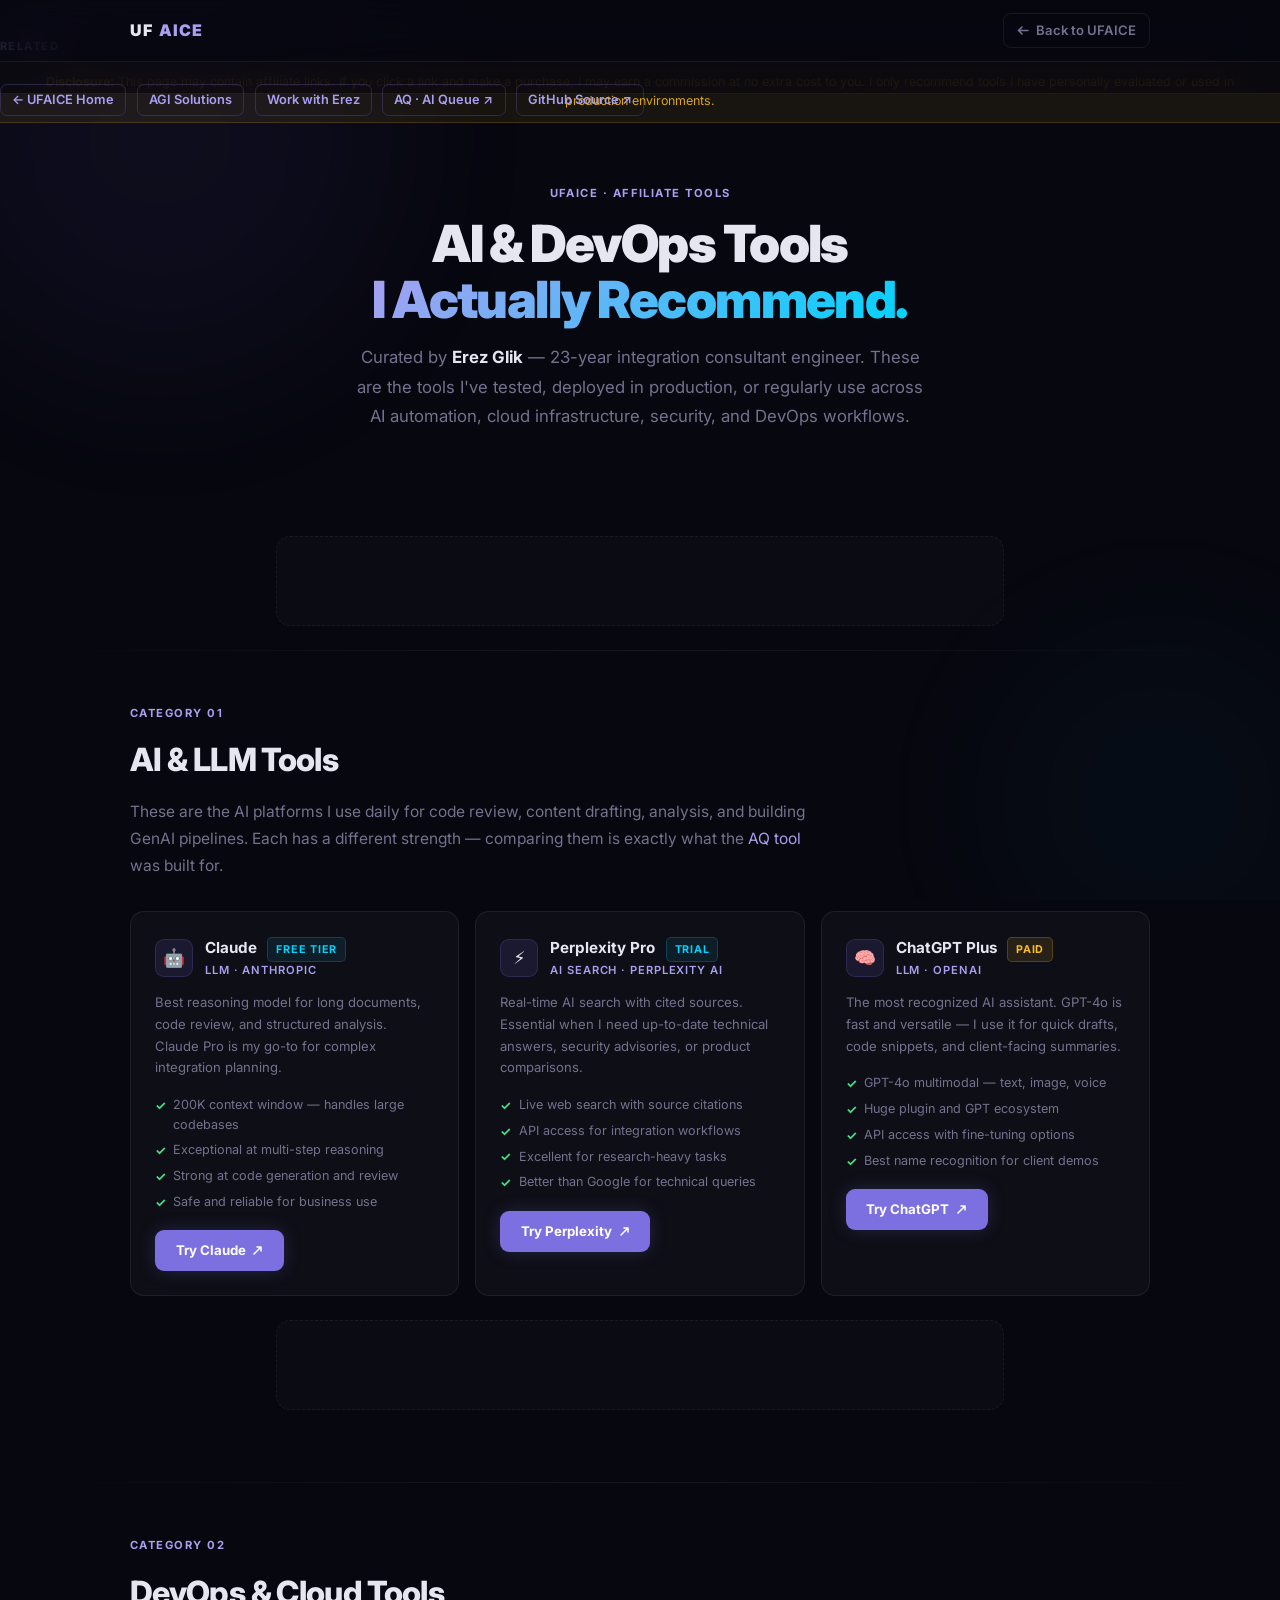
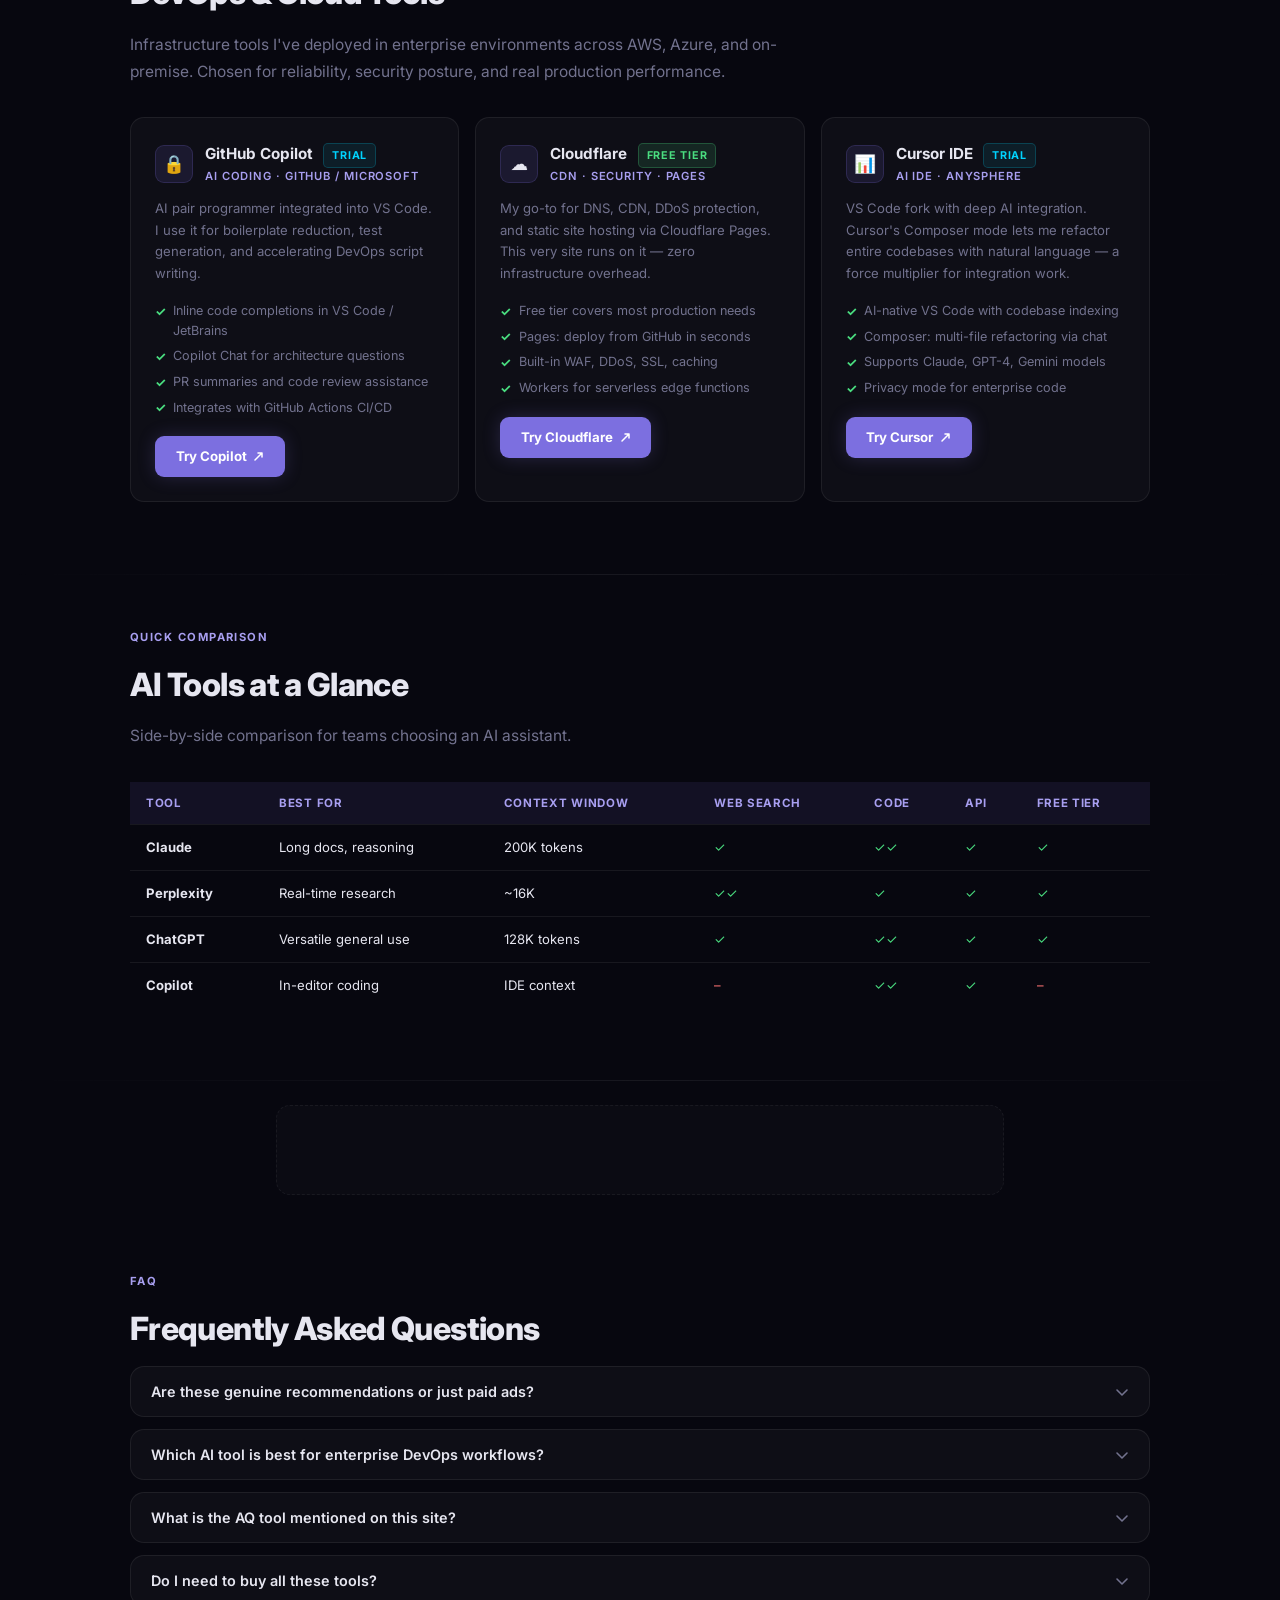
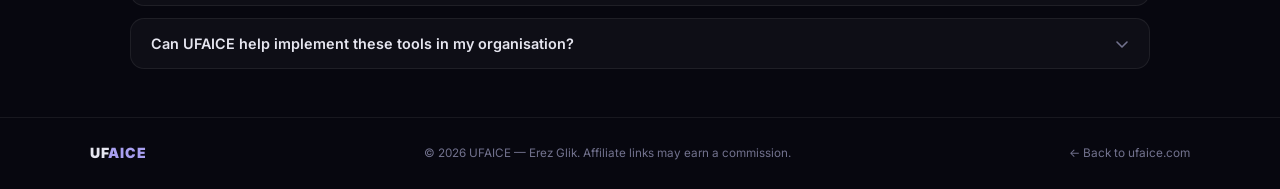
<file: sites/affiliate/index.html>
<!DOCTYPE html>
<html lang="en">
<head>
  <meta charset="UTF-8" />
  <meta name="viewport" content="width=device-width, initial-scale=1.0" />
  <meta name="description" content="UFAICE Affiliate Tools — Curated AI, DevOps, Cloud & Security tools recommended by Erez Glik, 23-year integration consultant engineer." />
  <meta name="keywords" content="AI tools affiliate, DevOps tools, Cloud services, BigFix, GenAI, LLM tools, UFAICE" />
  <meta name="author" content="Erez Glik — UFAICE" />
  <meta name="theme-color" content="#07070f" />
  <meta name="robots" content="index, follow" />

  <!-- Open Graph -->
  <meta property="og:title" content="UFAICE Affiliate — AI & DevOps Tools I Recommend" />
  <meta property="og:description" content="Honest recommendations from a 23-year integration engineer: AI, cloud, security, and DevOps tools that actually work in production." />
  <meta property="og:type" content="website" />
  <meta property="og:url" content="https://ufaice.com/sites/affiliate/" />

  <!-- PWA -->
  <link rel="manifest" href="/manifest.json" />
  <link rel="apple-touch-icon" href="/icons/icon-192.svg" />
  <meta name="apple-mobile-web-app-capable" content="yes" />
  <meta name="apple-mobile-web-app-status-bar-style" content="black-translucent" />
  <meta name="apple-mobile-web-app-title" content="UFAICE" />

  <!-- AdSense verification + Auto Ads -->
  <meta name="google-adsense-account" content="ca-pub-4352050475886170" />
  <script async src="https://pagead2.googlesyndication.com/pagead/js/adsbygoogle.js?client=ca-pub-4352050475886170" crossorigin="anonymous"></script>

  <title>AI & DevOps Tools I Recommend — UFAICE Affiliate</title>

  <link rel="preconnect" href="https://fonts.googleapis.com" />
  <link rel="preconnect" href="https://fonts.gstatic.com" crossorigin />
  <link href="https://fonts.googleapis.com/css2?family=Inter:wght@300;400;500;600;700;800;900&display=swap" rel="stylesheet" />

  <style>
    *, *::before, *::after { box-sizing: border-box; margin: 0; padding: 0; }

    :root {
      --bg:        #07070f;
      --surface:   rgba(255,255,255,0.032);
      --surface-hi:rgba(255,255,255,0.058);
      --border:    rgba(255,255,255,0.07);
      --border-hi: rgba(124,111,224,0.38);
      --accent:    #7c6fe0;
      --accent-hi: #a89ff0;
      --glow:      rgba(124,111,224,0.22);
      --cyan:      #00d4ff;
      --green:     #4ade80;
      --amber:     #fbbf24;
      --red:       #f87171;
      --text:      #e6e6f0;
      --muted:     #72728e;
      --nav-h:     62px;
      --r:         14px;
      --ease:      0.28s cubic-bezier(.4,0,.2,1);
      --max:       1100px;
    }

    html { scroll-behavior: smooth; }

    body {
      font-family: 'Inter', system-ui, -apple-system, sans-serif;
      background: var(--bg);
      color: var(--text);
      line-height: 1.6;
      overflow-x: hidden;
      -webkit-font-smoothing: antialiased;
    }

    /* ── Ambient ── */
    #ambient { position:fixed;inset:0;z-index:0;pointer-events:none;overflow:hidden; }
    .orb { position:absolute;border-radius:50%;filter:blur(90px);opacity:0.45;animation:drift 18s ease-in-out infinite alternate; }
    .orb-1 { width:480px;height:480px;background:rgba(124,111,224,0.15);top:-100px;left:-80px; }
    .orb-2 { width:360px;height:360px;background:rgba(0,212,255,0.08);bottom:-80px;right:-60px;animation-delay:-7s; }
    @keyframes drift { from{transform:translate(0,0) scale(1)} to{transform:translate(24px,16px) scale(1.05)} }

    /* ── Layout ── */
    .wrap { max-width:var(--max);margin:0 auto;padding:0 clamp(1.25rem,5vw,2.5rem); }
    .divider { height:1px;background:linear-gradient(90deg,transparent,var(--border),transparent);position:relative;z-index:1; }

    /* ── Nav ── */
    nav {
      position:fixed;top:0;left:0;right:0;height:var(--nav-h);z-index:200;
      background:rgba(7,7,15,0.75);backdrop-filter:blur(22px) saturate(170%);
      -webkit-backdrop-filter:blur(22px) saturate(170%);
      border-bottom:1px solid var(--border);
    }
    .nav-inner {
      max-width:var(--max);margin:0 auto;padding:0 clamp(1.25rem,5vw,2.5rem);
      height:100%;display:flex;align-items:center;justify-content:space-between;
    }
    .nav-logo { font-size:1rem;font-weight:900;letter-spacing:.06em;color:var(--text);text-decoration:none;display:flex;align-items:center;gap:.4rem; }
    .nav-logo .hi { color:var(--accent-hi); }
    .nav-back {
      font-size:.82rem;font-weight:600;color:var(--muted);text-decoration:none;
      display:flex;align-items:center;gap:.4rem;
      padding:.38rem .8rem;border-radius:8px;border:1px solid var(--border);
      transition:color var(--ease),border-color var(--ease);
    }
    .nav-back:hover { color:var(--text);border-color:var(--border-hi); }

    /* ── Disclosure banner ── */
    .disclosure {
      position:relative;z-index:1;
      background:rgba(251,191,36,0.07);border-bottom:1px solid rgba(251,191,36,0.18);
      padding:.7rem clamp(1.25rem,5vw,2.5rem);
      font-size:.78rem;color:rgba(251,191,36,0.85);text-align:center;line-height:1.5;
      margin-top:var(--nav-h);
    }

    /* ── Hero ── */
    .hero {
      position:relative;z-index:1;
      padding:3.5rem clamp(1.25rem,5vw,2.5rem) 3rem;
      text-align:center;
    }
    .tag {
      display:inline-block;font-size:.7rem;font-weight:700;letter-spacing:.13em;
      color:var(--accent-hi);text-transform:uppercase;margin-bottom:.75rem;
    }
    h1 {
      font-size:clamp(1.85rem,4.5vw,3.2rem);font-weight:900;
      letter-spacing:-.03em;line-height:1.1;margin-bottom:1rem;
    }
    .g { background:linear-gradient(130deg,var(--accent-hi),var(--cyan));-webkit-background-clip:text;-webkit-text-fill-color:transparent;background-clip:text; }
    .hero-sub { color:var(--muted);font-size:clamp(.92rem,1.8vw,1.05rem);max-width:580px;margin:0 auto 2rem;line-height:1.75; }
    .hero-sub strong { color:var(--text); }

    /* ── Ad slot ── */
    .ad-slot {
      position:relative;z-index:1;
      width:100%;max-width:728px;min-height:90px;margin:1.5rem auto;
      background:rgba(255,255,255,0.02);border:1px dashed rgba(255,255,255,0.06);
      border-radius:var(--r);display:flex;align-items:center;justify-content:center;
    }

    /* ── Section ── */
    .sec { position:relative;z-index:1;padding:3rem clamp(1.25rem,5vw,2.5rem); }
    h2 { font-size:clamp(1.4rem,3vw,2rem);font-weight:800;letter-spacing:-.02em;margin-bottom:.75rem; }
    h3 { font-size:1rem;font-weight:700;margin-bottom:.4rem; }
    p.lead { color:var(--muted);font-size:.97rem;line-height:1.75;margin-bottom:2rem;max-width:680px; }

    /* ── Tool cards ── */
    .tool-grid { display:grid;grid-template-columns:repeat(auto-fit,minmax(280px,1fr));gap:1rem;margin-bottom:1.5rem; }
    .tool-card {
      background:var(--surface);border:1px solid var(--border);border-radius:var(--r);
      padding:1.5rem;position:relative;overflow:hidden;
      transition:border-color var(--ease),transform var(--ease),box-shadow var(--ease);
    }
    .tool-card:hover { border-color:var(--border-hi);transform:translateY(-3px);box-shadow:0 12px 32px rgba(0,0,0,0.35); }
    .tool-card::after {
      content:'';position:absolute;top:0;left:0;right:0;height:2px;
      background:linear-gradient(90deg,var(--accent),var(--cyan));
      opacity:0;transition:opacity var(--ease);border-radius:var(--r) var(--r) 0 0;
    }
    .tool-card:hover::after { opacity:1; }
    .tool-header { display:flex;align-items:center;gap:.75rem;margin-bottom:.75rem; }
    .tool-icon { width:38px;height:38px;min-width:38px;display:flex;align-items:center;justify-content:center;background:rgba(124,111,224,0.12);border:1px solid rgba(124,111,224,0.2);border-radius:9px;font-size:1.1rem; }
    .tool-name { font-size:.95rem;font-weight:700; }
    .tool-cat  { font-size:.7rem;font-weight:600;color:var(--accent-hi);letter-spacing:.08em;text-transform:uppercase; }
    .tool-desc { font-size:.82rem;color:var(--muted);line-height:1.65;margin-bottom:1rem; }
    .tool-pros { list-style:none;display:flex;flex-direction:column;gap:.3rem;margin-bottom:1.1rem; }
    .tool-pros li { font-size:.79rem;color:var(--muted);display:flex;align-items:flex-start;gap:.45rem; }
    .tool-pros li::before { content:'✓';color:var(--green);font-weight:700;flex-shrink:0;margin-top:.05rem; }
    .cta-btn {
      display:inline-flex;align-items:center;gap:.4rem;
      background:var(--accent);color:#fff;text-decoration:none;
      padding:.62rem 1.3rem;border-radius:9px;font-size:.83rem;font-weight:700;
      box-shadow:0 0 18px var(--glow);transition:background var(--ease),transform var(--ease),box-shadow var(--ease);
    }
    .cta-btn:hover { background:var(--accent-hi);transform:translateY(-1px);box-shadow:0 0 28px var(--glow); }
    .badge {
      display:inline-block;font-size:.67rem;font-weight:700;letter-spacing:.07em;
      text-transform:uppercase;padding:.2rem .5rem;border-radius:5px;margin-left:.4rem;
    }
    .badge-free  { background:rgba(74,222,128,0.12);color:var(--green);border:1px solid rgba(74,222,128,0.25); }
    .badge-paid  { background:rgba(251,191,36,0.1);color:var(--amber);border:1px solid rgba(251,191,36,0.22); }
    .badge-trial { background:rgba(0,212,255,0.08);color:var(--cyan);border:1px solid rgba(0,212,255,0.2); }

    /* ── Comparison table ── */
    .compare-wrap { overflow-x:auto;-webkit-overflow-scrolling:touch;margin-bottom:1.5rem; }
    table { width:100%;border-collapse:collapse;font-size:.82rem; }
    th { background:rgba(124,111,224,0.1);color:var(--accent-hi);font-weight:700;letter-spacing:.06em;text-transform:uppercase;font-size:.72rem; }
    th, td { padding:.75rem 1rem;text-align:left;border-bottom:1px solid var(--border); }
    tr:last-child td { border-bottom:none; }
    tr:hover td { background:rgba(255,255,255,0.02); }
    .check { color:var(--green); }
    .cross { color:var(--red); }

    /* ── FAQ ── */
    .faq-list { display:flex;flex-direction:column;gap:.75rem; }
    .faq-item { background:var(--surface);border:1px solid var(--border);border-radius:var(--r);overflow:hidden; }
    .faq-q {
      width:100%;background:none;border:none;color:var(--text);font-family:inherit;
      font-size:.9rem;font-weight:600;text-align:left;padding:1rem 1.25rem;cursor:pointer;
      display:flex;justify-content:space-between;align-items:center;gap:.75rem;
      transition:background var(--ease);
    }
    .faq-q:hover { background:rgba(255,255,255,0.03); }
    .faq-q .arrow { flex-shrink:0;transition:transform var(--ease);color:var(--muted); }
    .faq-item.open .faq-q .arrow { transform:rotate(180deg); }
    .faq-a { display:none;padding:0 1.25rem 1rem;font-size:.84rem;color:var(--muted);line-height:1.7; }
    .faq-item.open .faq-a { display:block; }

    /* ── Internal links ── */
    .internal-links { display:flex;gap:.65rem;flex-wrap:wrap;margin-top:1.25rem; }
    .int-link {
      font-size:.8rem;font-weight:600;color:var(--accent-hi);text-decoration:none;
      padding:.3rem .7rem;border:1px solid rgba(124,111,224,0.25);border-radius:7px;
      transition:background var(--ease),border-color var(--ease);
    }
    .int-link:hover { background:rgba(124,111,224,0.1);border-color:var(--border-hi); }

    /* ── Footer ── */
    footer {
      position:relative;z-index:1;border-top:1px solid var(--border);
      padding:1.5rem clamp(1.25rem,5vw,2.5rem);
    }
    .footer-inner { max-width:var(--max);margin:0 auto;display:flex;align-items:center;justify-content:space-between;flex-wrap:wrap;gap:.75rem; }
    .f-logo { font-size:.88rem;font-weight:900;color:var(--text);text-decoration:none;letter-spacing:.05em; }
    .f-logo span { color:var(--accent-hi); }
    .f-copy { font-size:.73rem;color:var(--muted); }

    /* ── Animations ── */
    @keyframes fadeUp { from{opacity:0;transform:translateY(16px)} to{opacity:1;transform:translateY(0)} }
    .reveal { opacity:0;transform:translateY(20px);transition:opacity .5s ease,transform .5s ease; }
    .reveal.in { opacity:1;transform:translateY(0); }
    .d1{transition-delay:.06s}.d2{transition-delay:.12s}.d3{transition-delay:.18s}
    .d4{transition-delay:.24s}.d5{transition-delay:.30s}.d6{transition-delay:.36s}

    /* ── Responsive ── */
    @media(max-width:600px) {
      .tool-grid { grid-template-columns:1fr; }
      h1 { font-size:1.75rem; }
    }

    /* ── Accessibility ── */
    :focus-visible { outline:2px solid var(--accent-hi);outline-offset:3px;border-radius:4px; }
    @media(prefers-reduced-motion:reduce) {
      *,*::before,*::after { animation-duration:.01ms!important;transition-duration:.01ms!important; }
    }
  </style>
</head>
<body>

<div id="ambient" aria-hidden="true">
  <div class="orb orb-1"></div>
  <div class="orb orb-2"></div>
</div>

<!-- Navigation -->
<nav role="navigation" aria-label="Site navigation">
  <div class="nav-inner">
    <a href="/" class="nav-logo" aria-label="UFAICE home">UF<span class="hi">AICE</span></a>
    <a href="/" class="nav-back" aria-label="Back to main site">
      <svg width="13" height="13" viewBox="0 0 13 13" fill="none" aria-hidden="true"><path d="M11 6.5H2M5 3L1.5 6.5 5 10" stroke="currentColor" stroke-width="1.6" stroke-linecap="round" stroke-linejoin="round"/></svg>
      Back to UFAICE
    </a>
  </div>
</nav>

<!-- Affiliate disclosure -->
<div class="disclosure" role="note" aria-label="Affiliate disclosure">
  <strong>Disclosure:</strong> This page may contain affiliate links. If you click a link and make a purchase, I may earn a commission at no extra cost to you. I only recommend tools I have personally evaluated or used in production environments.
</div>

<!-- Hero -->
<header class="hero" aria-label="Page header">
  <p class="tag">UFAICE · Affiliate Tools</p>
  <h1>AI &amp; DevOps Tools<br/><span class="g">I Actually Recommend.</span></h1>
  <p class="hero-sub">
    Curated by <strong>Erez Glik</strong> — 23-year integration consultant engineer.
    These are the tools I've tested, deployed in production, or regularly use across
    AI automation, cloud infrastructure, security, and DevOps workflows.
  </p>
</header>

<!-- Ad slot: after intro -->
<div class="ad-slot" aria-hidden="true">
  <ins class="adsbygoogle"
       style="display:block"
       data-ad-client="ca-pub-4352050475886170"
       data-ad-slot="auto"
       data-ad-format="auto"
       data-full-width-responsive="true"></ins>
  <script>(adsbygoogle = window.adsbygoogle || []).push({});</script>
</div>

<div class="divider" role="separator" aria-hidden="true"></div>

<!-- AI Tools section -->
<section class="sec" aria-labelledby="ai-h">
  <div class="wrap">
    <p class="tag reveal">Category 01</p>
    <h2 id="ai-h" class="reveal">AI &amp; LLM Tools</h2>
    <p class="lead reveal">
      These are the AI platforms I use daily for code review, content drafting, analysis,
      and building GenAI pipelines. Each has a different strength — comparing them is exactly
      what the <a href="https://aq-ufaceit.lovable.app" target="_blank" rel="noopener noreferrer" style="color:var(--accent-hi);text-decoration:none;">AQ tool</a> was built for.
    </p>

    <div class="tool-grid">
      <article class="tool-card reveal d1">
        <div class="tool-header">
          <div class="tool-icon" aria-hidden="true">🤖</div>
          <div>
            <div class="tool-name">Claude <span class="badge badge-trial">Free tier</span></div>
            <div class="tool-cat">LLM · Anthropic</div>
          </div>
        </div>
        <p class="tool-desc">Best reasoning model for long documents, code review, and structured analysis. Claude Pro is my go-to for complex integration planning.</p>
        <ul class="tool-pros" aria-label="Pros">
          <li>200K context window — handles large codebases</li>
          <li>Exceptional at multi-step reasoning</li>
          <li>Strong at code generation and review</li>
          <li>Safe and reliable for business use</li>
        </ul>
        <a href="https://claude.ai" target="_blank" rel="noopener noreferrer sponsored" class="cta-btn" aria-label="Try Claude AI">
          Try Claude
          <svg width="11" height="11" viewBox="0 0 11 11" fill="none" aria-hidden="true"><path d="M2 9L9 2M9 2H5M9 2v4" stroke="currentColor" stroke-width="1.5" stroke-linecap="round" stroke-linejoin="round"/></svg>
        </a>
      </article>

      <article class="tool-card reveal d2">
        <div class="tool-header">
          <div class="tool-icon" aria-hidden="true">⚡</div>
          <div>
            <div class="tool-name">Perplexity Pro <span class="badge badge-trial">Trial</span></div>
            <div class="tool-cat">AI Search · Perplexity AI</div>
          </div>
        </div>
        <p class="tool-desc">Real-time AI search with cited sources. Essential when I need up-to-date technical answers, security advisories, or product comparisons.</p>
        <ul class="tool-pros" aria-label="Pros">
          <li>Live web search with source citations</li>
          <li>API access for integration workflows</li>
          <li>Excellent for research-heavy tasks</li>
          <li>Better than Google for technical queries</li>
        </ul>
        <a href="https://perplexity.ai" target="_blank" rel="noopener noreferrer sponsored" class="cta-btn" aria-label="Try Perplexity Pro">
          Try Perplexity
          <svg width="11" height="11" viewBox="0 0 11 11" fill="none" aria-hidden="true"><path d="M2 9L9 2M9 2H5M9 2v4" stroke="currentColor" stroke-width="1.5" stroke-linecap="round" stroke-linejoin="round"/></svg>
        </a>
      </article>

      <article class="tool-card reveal d3">
        <div class="tool-header">
          <div class="tool-icon" aria-hidden="true">🧠</div>
          <div>
            <div class="tool-name">ChatGPT Plus <span class="badge badge-paid">Paid</span></div>
            <div class="tool-cat">LLM · OpenAI</div>
          </div>
        </div>
        <p class="tool-desc">The most recognized AI assistant. GPT-4o is fast and versatile — I use it for quick drafts, code snippets, and client-facing summaries.</p>
        <ul class="tool-pros" aria-label="Pros">
          <li>GPT-4o multimodal — text, image, voice</li>
          <li>Huge plugin and GPT ecosystem</li>
          <li>API access with fine-tuning options</li>
          <li>Best name recognition for client demos</li>
        </ul>
        <a href="https://chatgpt.com" target="_blank" rel="noopener noreferrer sponsored" class="cta-btn" aria-label="Try ChatGPT Plus">
          Try ChatGPT
          <svg width="11" height="11" viewBox="0 0 11 11" fill="none" aria-hidden="true"><path d="M2 9L9 2M9 2H5M9 2v4" stroke="currentColor" stroke-width="1.5" stroke-linecap="round" stroke-linejoin="round"/></svg>
        </a>
      </article>
    </div>

    <!-- Ad slot: after content section -->
    <div class="ad-slot" aria-hidden="true">
      <ins class="adsbygoogle"
           style="display:block"
           data-ad-client="ca-pub-4352050475886170"
           data-ad-slot="auto"
           data-ad-format="auto"
           data-full-width-responsive="true"></ins>
      <script>(adsbygoogle = window.adsbygoogle || []).push({});</script>
    </div>
  </div>
</section>

<div class="divider" role="separator" aria-hidden="true"></div>

<!-- DevOps & Cloud Tools -->
<section class="sec" aria-labelledby="devops-h">
  <div class="wrap">
    <p class="tag reveal">Category 02</p>
    <h2 id="devops-h" class="reveal">DevOps &amp; Cloud Tools</h2>
    <p class="lead reveal">
      Infrastructure tools I've deployed in enterprise environments across AWS, Azure, and on-premise.
      Chosen for reliability, security posture, and real production performance.
    </p>

    <div class="tool-grid">
      <article class="tool-card reveal d1">
        <div class="tool-header">
          <div class="tool-icon" aria-hidden="true">🔒</div>
          <div>
            <div class="tool-name">GitHub Copilot <span class="badge badge-trial">Trial</span></div>
            <div class="tool-cat">AI Coding · GitHub / Microsoft</div>
          </div>
        </div>
        <p class="tool-desc">AI pair programmer integrated into VS Code. I use it for boilerplate reduction, test generation, and accelerating DevOps script writing.</p>
        <ul class="tool-pros" aria-label="Pros">
          <li>Inline code completions in VS Code / JetBrains</li>
          <li>Copilot Chat for architecture questions</li>
          <li>PR summaries and code review assistance</li>
          <li>Integrates with GitHub Actions CI/CD</li>
        </ul>
        <a href="https://github.com/features/copilot" target="_blank" rel="noopener noreferrer sponsored" class="cta-btn" aria-label="Try GitHub Copilot">
          Try Copilot
          <svg width="11" height="11" viewBox="0 0 11 11" fill="none" aria-hidden="true"><path d="M2 9L9 2M9 2H5M9 2v4" stroke="currentColor" stroke-width="1.5" stroke-linecap="round" stroke-linejoin="round"/></svg>
        </a>
      </article>

      <article class="tool-card reveal d2">
        <div class="tool-header">
          <div class="tool-icon" aria-hidden="true">☁️</div>
          <div>
            <div class="tool-name">Cloudflare <span class="badge badge-free">Free tier</span></div>
            <div class="tool-cat">CDN · Security · Pages</div>
          </div>
        </div>
        <p class="tool-desc">My go-to for DNS, CDN, DDoS protection, and static site hosting via Cloudflare Pages. This very site runs on it — zero infrastructure overhead.</p>
        <ul class="tool-pros" aria-label="Pros">
          <li>Free tier covers most production needs</li>
          <li>Pages: deploy from GitHub in seconds</li>
          <li>Built-in WAF, DDoS, SSL, caching</li>
          <li>Workers for serverless edge functions</li>
        </ul>
        <a href="https://cloudflare.com" target="_blank" rel="noopener noreferrer sponsored" class="cta-btn" aria-label="Try Cloudflare">
          Try Cloudflare
          <svg width="11" height="11" viewBox="0 0 11 11" fill="none" aria-hidden="true"><path d="M2 9L9 2M9 2H5M9 2v4" stroke="currentColor" stroke-width="1.5" stroke-linecap="round" stroke-linejoin="round"/></svg>
        </a>
      </article>

      <article class="tool-card reveal d3">
        <div class="tool-header">
          <div class="tool-icon" aria-hidden="true">📊</div>
          <div>
            <div class="tool-name">Cursor IDE <span class="badge badge-trial">Trial</span></div>
            <div class="tool-cat">AI IDE · Anysphere</div>
          </div>
        </div>
        <p class="tool-desc">VS Code fork with deep AI integration. Cursor's Composer mode lets me refactor entire codebases with natural language — a force multiplier for integration work.</p>
        <ul class="tool-pros" aria-label="Pros">
          <li>AI-native VS Code with codebase indexing</li>
          <li>Composer: multi-file refactoring via chat</li>
          <li>Supports Claude, GPT-4, Gemini models</li>
          <li>Privacy mode for enterprise code</li>
        </ul>
        <a href="https://cursor.com" target="_blank" rel="noopener noreferrer sponsored" class="cta-btn" aria-label="Try Cursor IDE">
          Try Cursor
          <svg width="11" height="11" viewBox="0 0 11 11" fill="none" aria-hidden="true"><path d="M2 9L9 2M9 2H5M9 2v4" stroke="currentColor" stroke-width="1.5" stroke-linecap="round" stroke-linejoin="round"/></svg>
        </a>
      </article>
    </div>
  </div>
</section>

<div class="divider" role="separator" aria-hidden="true"></div>

<!-- Comparison table -->
<section class="sec" aria-labelledby="compare-h">
  <div class="wrap">
    <p class="tag reveal">Quick Comparison</p>
    <h2 id="compare-h" class="reveal">AI Tools at a Glance</h2>
    <p class="lead reveal">Side-by-side comparison for teams choosing an AI assistant.</p>

    <div class="compare-wrap reveal">
      <table aria-label="AI tools comparison">
        <thead>
          <tr>
            <th scope="col">Tool</th>
            <th scope="col">Best for</th>
            <th scope="col">Context window</th>
            <th scope="col">Web search</th>
            <th scope="col">Code</th>
            <th scope="col">API</th>
            <th scope="col">Free tier</th>
          </tr>
        </thead>
        <tbody>
          <tr>
            <td><strong>Claude</strong></td>
            <td>Long docs, reasoning</td>
            <td>200K tokens</td>
            <td class="check">✓</td>
            <td class="check">✓✓</td>
            <td class="check">✓</td>
            <td class="check">✓</td>
          </tr>
          <tr>
            <td><strong>Perplexity</strong></td>
            <td>Real-time research</td>
            <td>~16K</td>
            <td class="check">✓✓</td>
            <td class="check">✓</td>
            <td class="check">✓</td>
            <td class="check">✓</td>
          </tr>
          <tr>
            <td><strong>ChatGPT</strong></td>
            <td>Versatile general use</td>
            <td>128K tokens</td>
            <td class="check">✓</td>
            <td class="check">✓✓</td>
            <td class="check">✓</td>
            <td class="check">✓</td>
          </tr>
          <tr>
            <td><strong>Copilot</strong></td>
            <td>In-editor coding</td>
            <td>IDE context</td>
            <td class="cross">–</td>
            <td class="check">✓✓</td>
            <td class="check">✓</td>
            <td class="cross">–</td>
          </tr>
        </tbody>
      </table>
    </div>
  </div>
</section>

<div class="divider" role="separator" aria-hidden="true"></div>

<!-- Ad slot: before FAQ -->
<div class="ad-slot" style="position:relative;z-index:1;" aria-hidden="true">
  <ins class="adsbygoogle"
       style="display:block"
       data-ad-client="ca-pub-4352050475886170"
       data-ad-slot="auto"
       data-ad-format="auto"
       data-full-width-responsive="true"></ins>
  <script>(adsbygoogle = window.adsbygoogle || []).push({});</script>
</div>

<!-- FAQ -->
<section class="sec" aria-labelledby="faq-h">
  <div class="wrap">
    <p class="tag reveal">FAQ</p>
    <h2 id="faq-h" class="reveal">Frequently Asked Questions</h2>

    <div class="faq-list reveal" role="list">

      <div class="faq-item" role="listitem">
        <button class="faq-q" aria-expanded="false" aria-controls="faq1-a">
          Are these genuine recommendations or just paid ads?
          <svg class="arrow" width="14" height="14" viewBox="0 0 14 14" fill="none" aria-hidden="true"><path d="M2 5l5 5 5-5" stroke="currentColor" stroke-width="1.6" stroke-linecap="round" stroke-linejoin="round"/></svg>
        </button>
        <div class="faq-a" id="faq1-a" role="region">
          These are tools I have personally evaluated or deployed in enterprise environments over 23 years. Some links are affiliate links — if you purchase through them, I earn a small commission at no cost to you. My recommendations are not influenced by affiliate arrangements.
        </div>
      </div>

      <div class="faq-item" role="listitem">
        <button class="faq-q" aria-expanded="false" aria-controls="faq2-a">
          Which AI tool is best for enterprise DevOps workflows?
          <svg class="arrow" width="14" height="14" viewBox="0 0 14 14" fill="none" aria-hidden="true"><path d="M2 5l5 5 5-5" stroke="currentColor" stroke-width="1.6" stroke-linecap="round" stroke-linejoin="round"/></svg>
        </button>
        <div class="faq-a" id="faq2-a" role="region">
          For enterprise DevOps, I recommend a combination: <strong>GitHub Copilot</strong> for in-editor coding, <strong>Claude</strong> for architecture review and long-document analysis, and <strong>Perplexity</strong> for up-to-date security advisories and technical research. Use the <a href="https://aq-ufaceit.lovable.app" target="_blank" rel="noopener noreferrer" style="color:var(--accent-hi);">AQ tool</a> to query all of them in one session.
        </div>
      </div>

      <div class="faq-item" role="listitem">
        <button class="faq-q" aria-expanded="false" aria-controls="faq3-a">
          What is the AQ tool mentioned on this site?
          <svg class="arrow" width="14" height="14" viewBox="0 0 14 14" fill="none" aria-hidden="true"><path d="M2 5l5 5 5-5" stroke="currentColor" stroke-width="1.6" stroke-linecap="round" stroke-linejoin="round"/></svg>
        </button>
        <div class="faq-a" id="faq3-a" role="region">
          AQ (AI Queue) is a free PWA I built that lets you type one question and route it sequentially across Perplexity, Copilot, Grok, Claude, Gemini, and ChatGPT — so you can compare answers without retyping. Try it at <a href="https://aq-ufaceit.lovable.app" target="_blank" rel="noopener noreferrer" style="color:var(--accent-hi);">aq-ufaceit.lovable.app</a>.
        </div>
      </div>

      <div class="faq-item" role="listitem">
        <button class="faq-q" aria-expanded="false" aria-controls="faq4-a">
          Do I need to buy all these tools?
          <svg class="arrow" width="14" height="14" viewBox="0 0 14 14" fill="none" aria-hidden="true"><path d="M2 5l5 5 5-5" stroke="currentColor" stroke-width="1.6" stroke-linecap="round" stroke-linejoin="round"/></svg>
        </button>
        <div class="faq-a" id="faq4-a" role="region">
          No. All tools listed have free tiers or trials. Start with free tiers, evaluate what fits your workflow, and upgrade only if the value is clear. I have marked the pricing model on each card with a badge.
        </div>
      </div>

      <div class="faq-item" role="listitem">
        <button class="faq-q" aria-expanded="false" aria-controls="faq5-a">
          Can UFAICE help implement these tools in my organisation?
          <svg class="arrow" width="14" height="14" viewBox="0 0 14 14" fill="none" aria-hidden="true"><path d="M2 5l5 5 5-5" stroke="currentColor" stroke-width="1.6" stroke-linecap="round" stroke-linejoin="round"/></svg>
        </button>
        <div class="faq-a" id="faq4-a" role="region">
          Yes. I offer integration consulting for AI, DevOps, and cloud tooling. <a href="/#contact" style="color:var(--accent-hi);">Contact me</a> to discuss your requirements.
        </div>
      </div>

    </div>

    <!-- Internal links -->
    <nav aria-label="Related pages" style="margin-top:2rem;">
      <p class="tag" style="margin-bottom:.5rem;">Related</p>
      <div class="internal-links reveal">
        <a href="/" class="int-link">← UFAICE Home</a>
        <a href="/#solutions" class="int-link">AGI Solutions</a>
        <a href="/#contact" class="int-link">Work with Erez</a>
        <a href="https://aq-ufaceit.lovable.app" target="_blank" rel="noopener noreferrer" class="int-link">AQ · AI Queue ↗</a>
        <a href="https://github.com/eg185044/AQ" target="_blank" rel="noopener noreferrer" class="int-link">GitHub Source ↗</a>
      </div>
    </nav>
  </div>
</section>

<!-- Footer -->
<footer role="contentinfo">
  <div class="footer-inner">
    <a href="/" class="f-logo">UF<span>AICE</span></a>
    <p class="f-copy">© 2026 UFAICE — Erez Glik. Affiliate links may earn a commission.</p>
    <a href="/" style="font-size:.74rem;color:var(--muted);text-decoration:none;" aria-label="Back to main site">← Back to ufaice.com</a>
  </div>
</footer>

<!-- FAQ accordion -->
<script>
  document.querySelectorAll('.faq-q').forEach(btn => {
    btn.addEventListener('click', () => {
      const item = btn.closest('.faq-item');
      const open = item.classList.toggle('open');
      btn.setAttribute('aria-expanded', String(open));
    });
  });
</script>

<!-- Scroll reveal -->
<script>
  const io = new IntersectionObserver(entries => {
    entries.forEach(e => { if (e.isIntersecting) { e.target.classList.add('in'); io.unobserve(e.target); } });
  }, { threshold: 0.08, rootMargin: '0px 0px -30px 0px' });
  document.querySelectorAll('.reveal').forEach(el => io.observe(el));
</script>

<!-- PWA service worker -->
<script>
  if ('serviceWorker' in navigator) {
    window.addEventListener('load', () => navigator.serviceWorker.register('/sw.js').catch(() => {}));
  }
</script>

</body>
</html>
</file>
